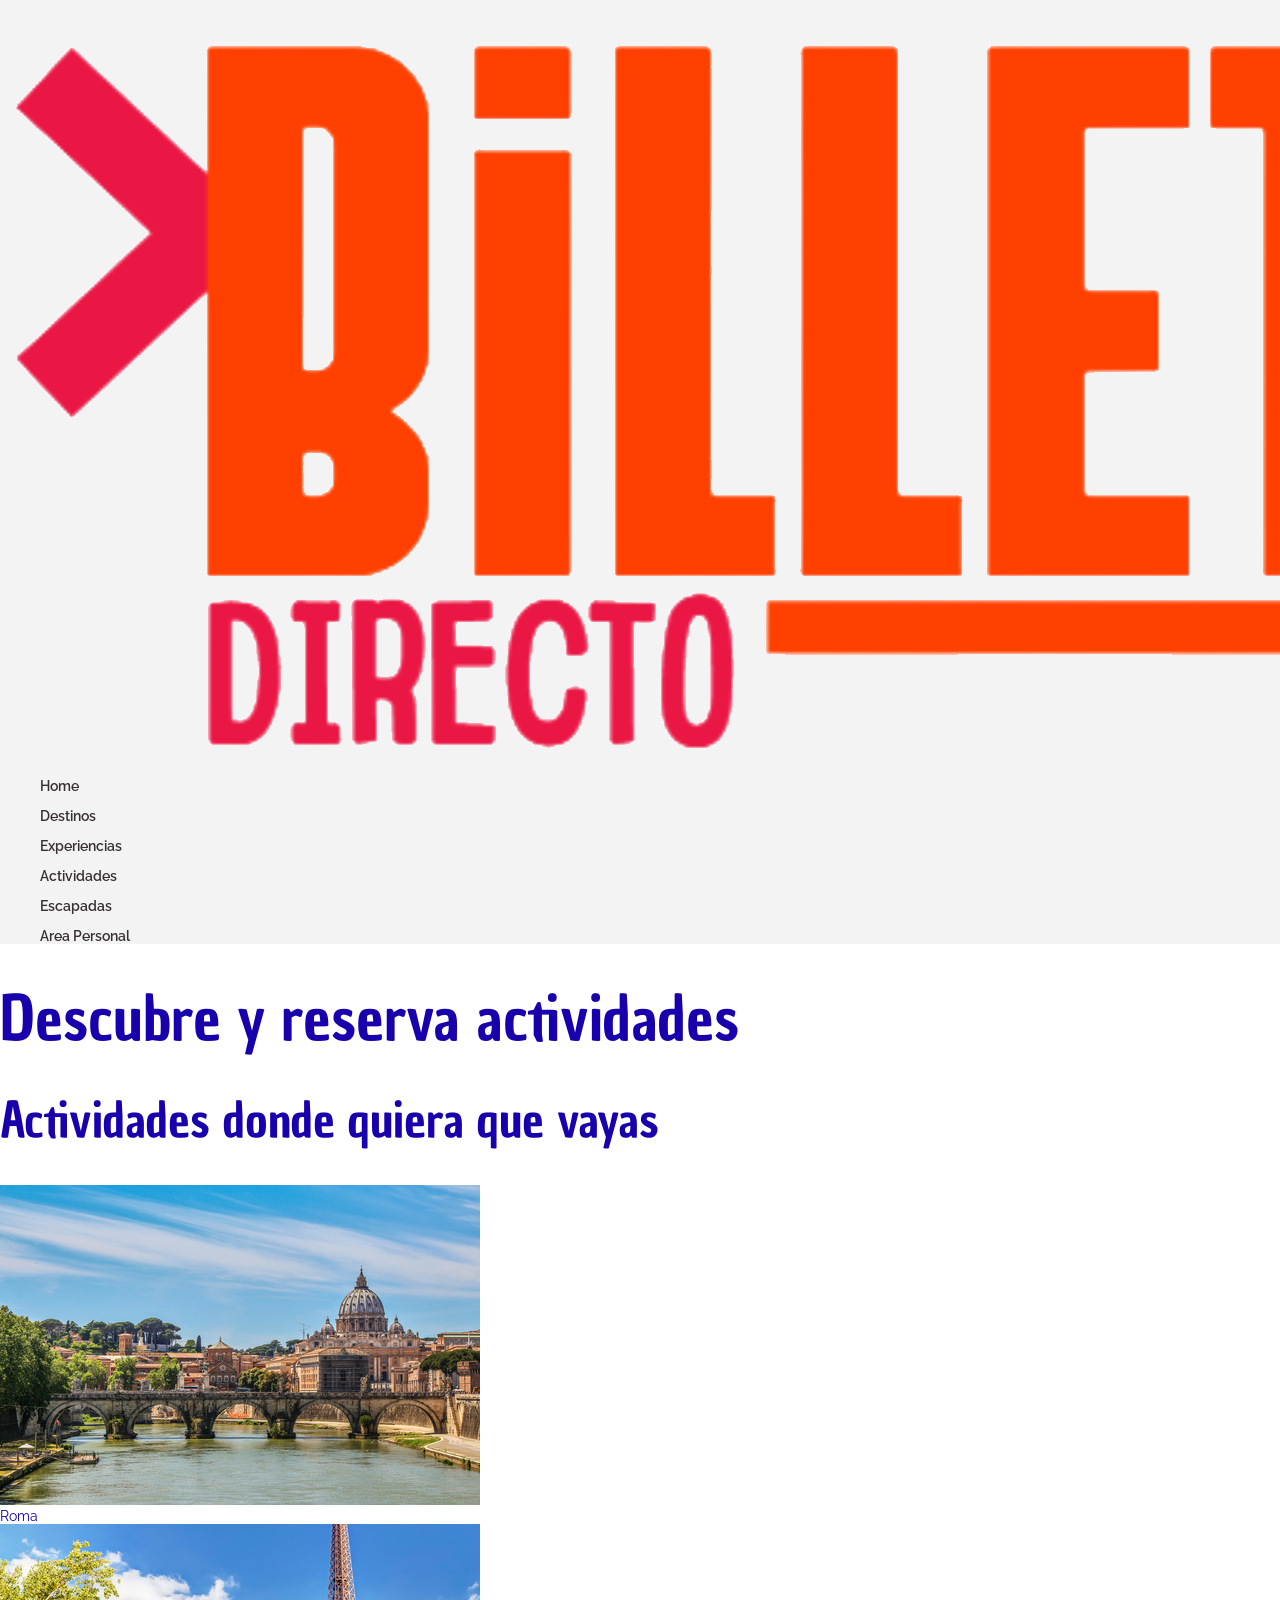
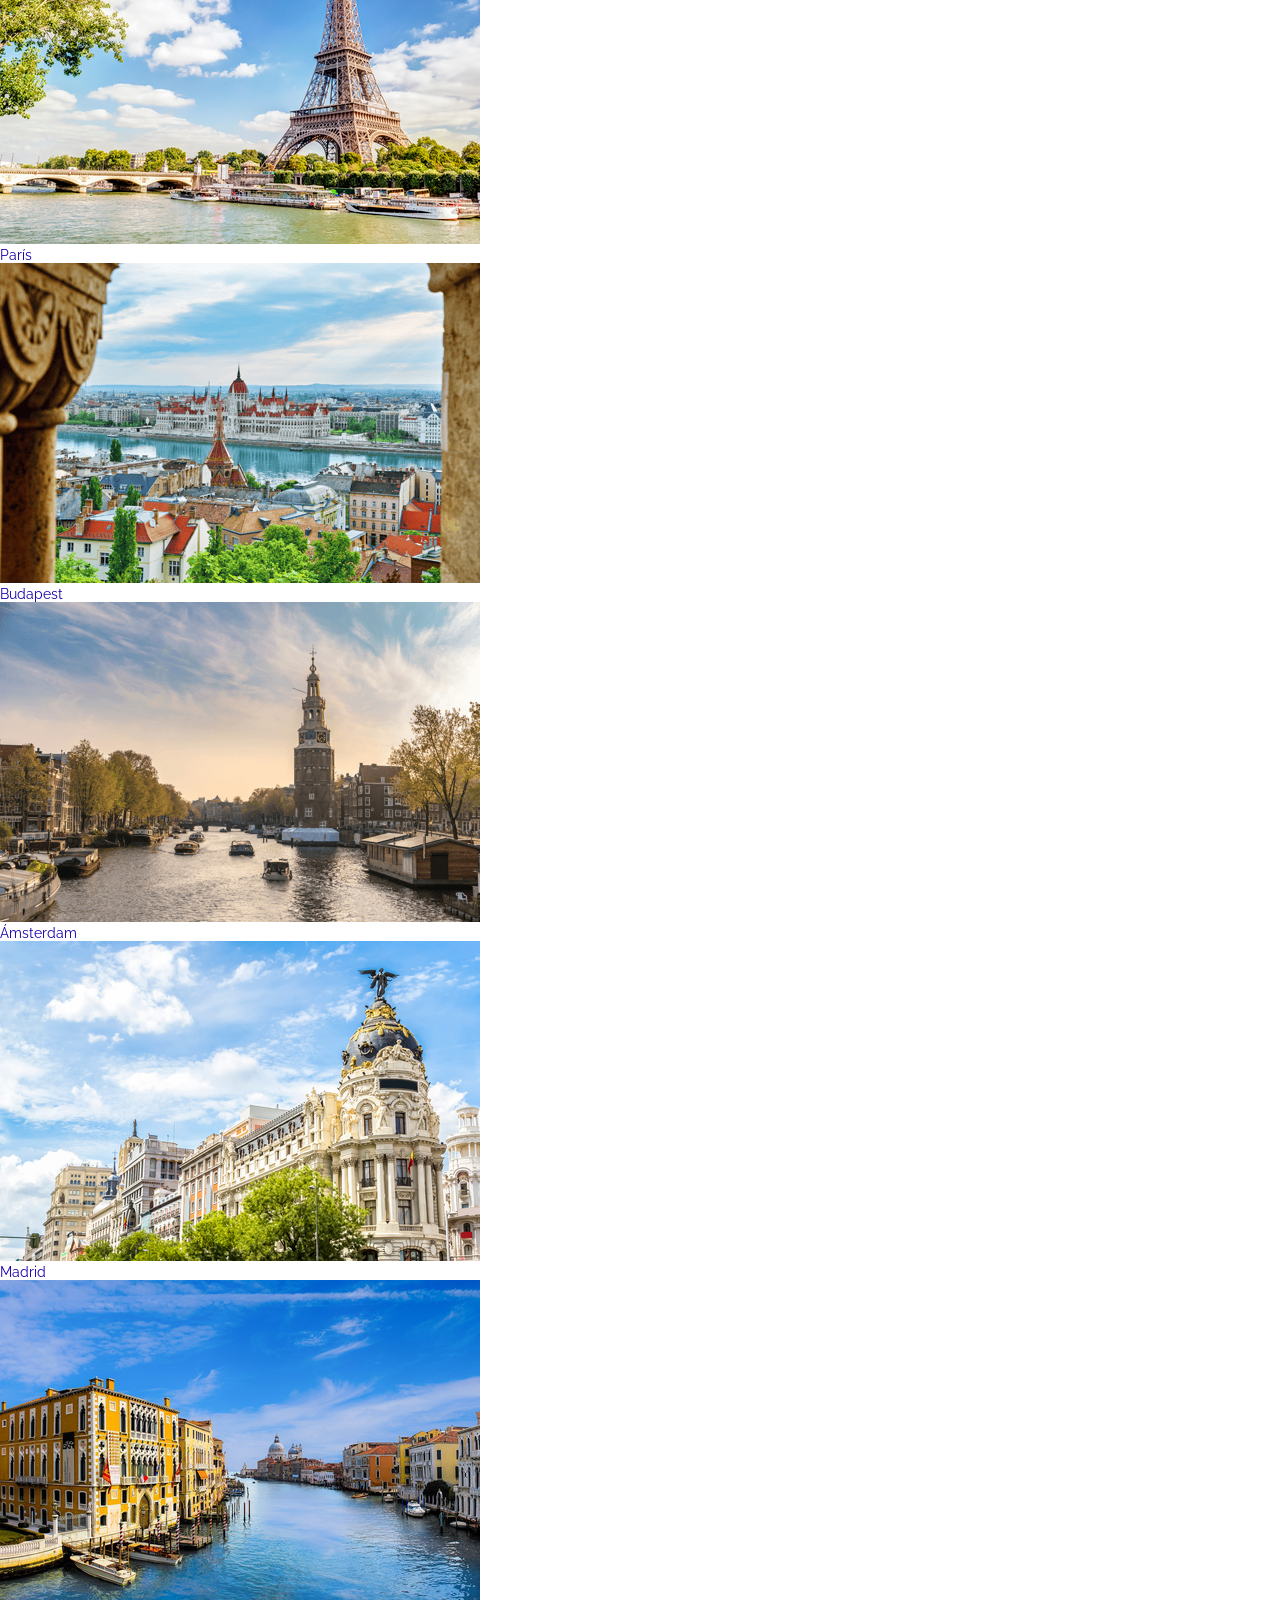
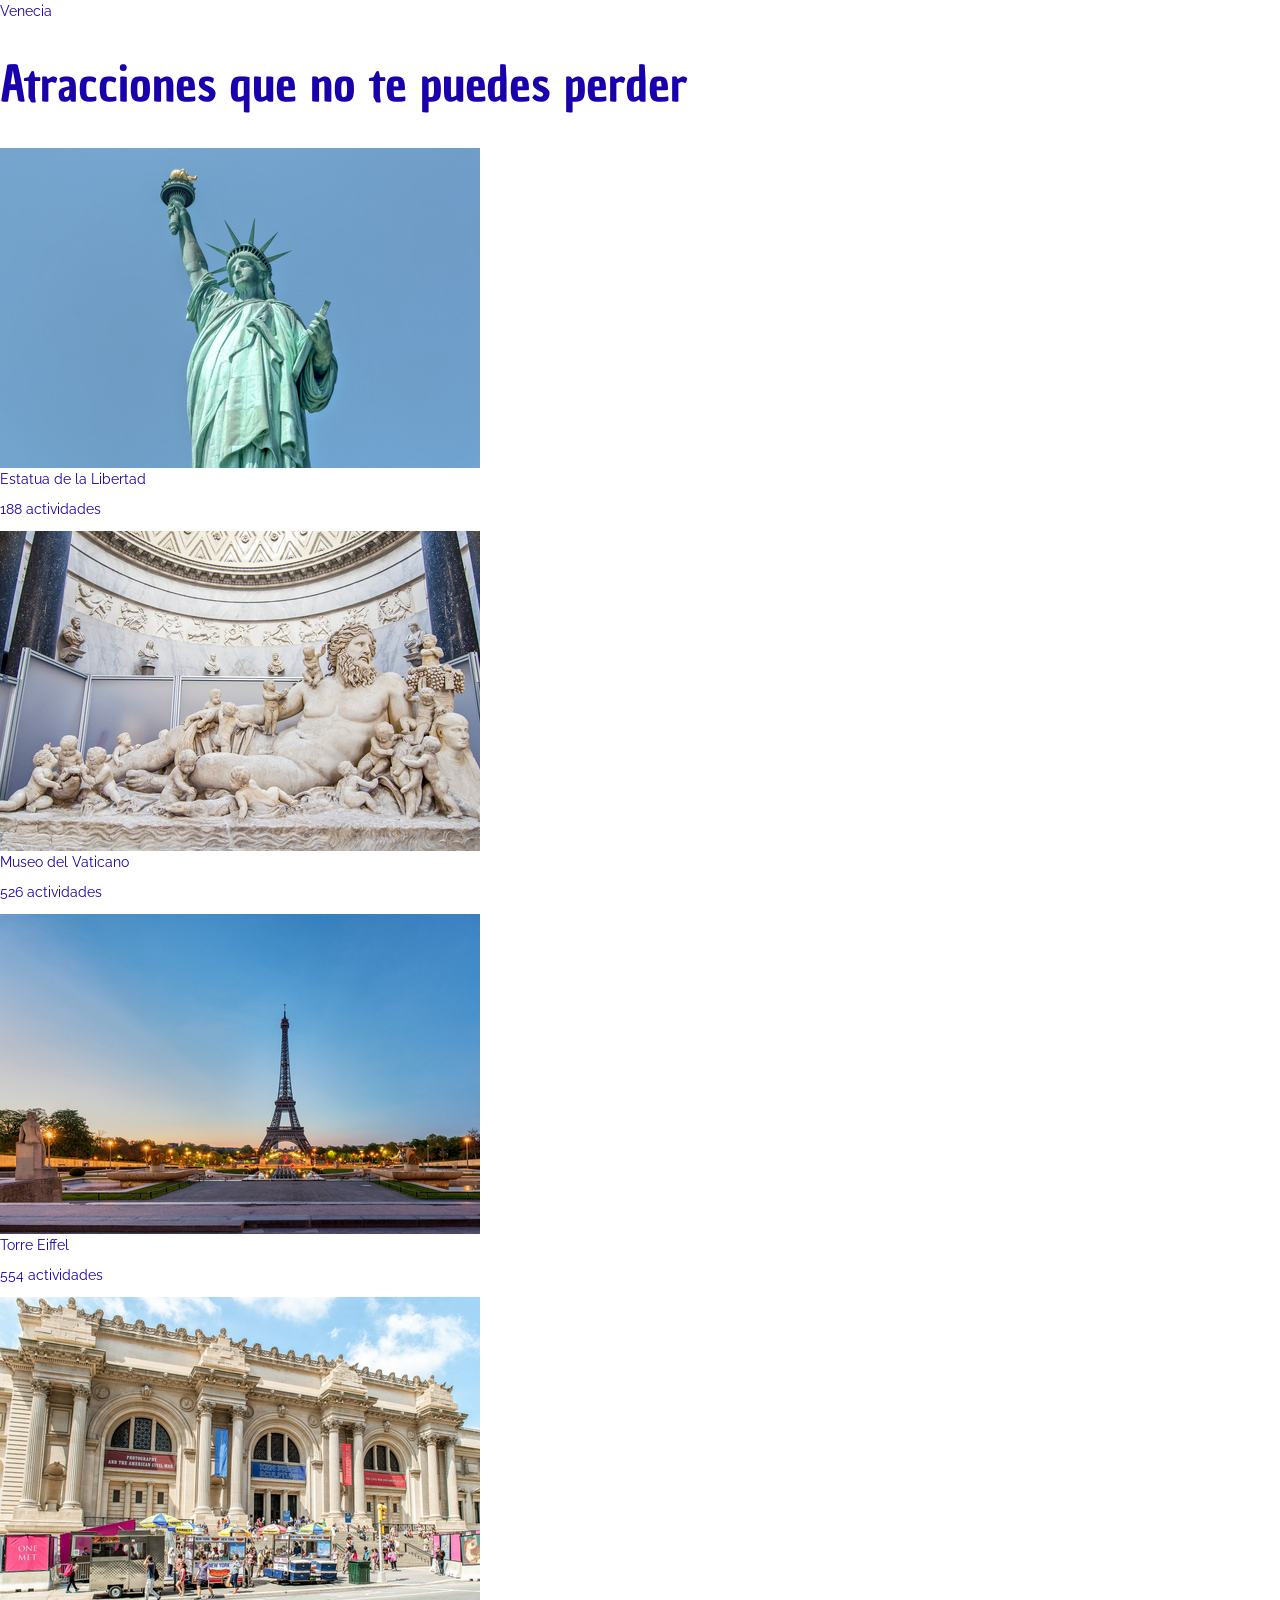
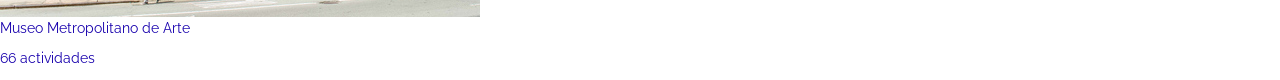
<file: activities.html>
<!DOCTYPE html>
<html lang="en">

<head>
    <meta charset="UTF-8">
    <meta name="viewport" content="width=device-width, initial-scale=1.0">
    <title>Actividades</title>
    <link rel="stylesheet" href="/styles.css">
    <link
        href="https://fonts.googleapis.com/css2?family=Chau+Philomene+One:ital@0;1&family=Raleway:ital,wght@0,100..900;1,100..900&display=swap"
        rel="stylesheet">
</head>

<body>

    <header>
        <img class="header__logo" src="/Images/logo_billeteDirecto.png" alt="">

        <nav>
            <ul><a class="nav__text" href="">Home</a></ul>
            <ul><a class="nav__text" href="">Destinos</a></ul>
            <ul><a class="nav__text" href="">Experiencias</a></ul>
            <ul><a class="nav__text" href="">Actividades</a></ul>
            <ul><a class="nav__text" href="">Escapadas</a></ul>
            <ul><a class="nav__text nav__text-button" href="">Area Personal</a></ul>
        </nav>

    </header>

    <section class="a-hero">
        <h1 class="a-hero_title">Descubre y reserva actividades</h1>
    </section>

    <section class="a-destinations">

        <div class="a-destinations__banners">

            <h2 class="a-destinations__title">Actividades donde quiera que vayas</h2>

            <div class="a-carrousel">

                <div class="a-carrousel__card">

                    <div class="a-carrousel__img-container">
                        <img class="a-carrousel__img" src="/Images/Roma.jpg" alt="imagen de Roma">
                    </div>

                    <span class="a-carrousel__text">Roma</span>

                </div>

                <div class="a-carrousel__card">
                    
                    <div class="a-carrousel__img-container">
                        <img class="a-carrousel__img" src="/Images/Paris.jpg" alt="imagen de Paris">

                    </div>

                    <span class="a-carrousel__text">París</span>

                </div>

                <div class="a-carrousel__card">

                    <div class="a-carrousel__img-container">
                        <img class="a-carrousel__img" src="/Images/Budapest.png" alt="imagen de Budapest">

                    </div>

                    <span class="a-carrousel__text">Budapest</span>

                </div>

                <div class="a-carrousel__card">

                    <div class="a-carrousel__img-container">
                        <img class="a-carrousel__img" src="/Images/Amsterdam.png" alt="imagen de Amsterdam">

                    </div>

                    <span class="a-carrousel__text">Ámsterdam</span>

                </div>

                <div class="a-carrousel__card">

                    <div class="a-carrousel__img-container">
                        <img class="a-carrousel__img" src="/Images/Madrid.jpg" alt="imagen de Madrid">

                    </div>
                    <span class="a-carrousel__text">Madrid</span>

                </div>

                <div class="a-carrousel__card">

                    <div class="a-carrousel__img-container">
                        <img class="a-carrousel__img" src="/Images/Venecia.jpg" alt="imagen de Venecia">

                    </div>

                    <span class="a-carrousel__text">Venecia</span>

                </div>
            </div>
        </div>

        <div class="a-destinations__banners">

            <h2 class="a-destinations__title">Atracciones que no te puedes perder</h2>

            <div class="a-carrousel">

                <div class="a-carrousel__card">

                    <div class="a-carrousel__img-container">
                        <img class="a-carrousel__img" src="/Images/estatua de la libertad.jpg" alt="imagen de la Estatua de la Libertad">
                    </div>

                    <span class="a-carrousel__text">Estatua de la Libertad</span>
                    <p class="a-carrousel__text-small">188 actividades</p>

                </div>

                <div class="a-carrousel__card">
                    
                    <div class="a-carrousel__img-container">
                        <img class="a-carrousel__img" src="/Images/Museo vaticano.jpg" alt="imagen del museo del vaticano">

                    </div>

                    <span class="a-carrousel__text">Museo del Vaticano</span>
                    <p class="a-carrousel__text-small">526 actividades</p>

                </div>

                <div class="a-carrousel__card">

                    <div class="a-carrousel__img-container">
                        <img class="a-carrousel__img" src="/Images/Torre Eiffel.jpg" alt="imagen de la Torre Eiffel">

                    </div>

                    <span class="a-carrousel__text">Torre Eiffel</span>
                    <p class="a-carrousel__text-small">554 actividades</p>

                </div>

                <div class="a-carrousel__card">

                    <div class="a-carrousel__img-container">
                        <img class="a-carrousel__img" src="/Images/Museo metropolitano.jpg" alt="imagen del museo metropolitano de arte">

                    </div>

                    <span class="a-carrousel__text">Museo Metropolitano de Arte</span>
                    <p class="a-carrousel__text-small">66 actividades</p>

                </div>
            </div>
        </div>


    </section>

</body>

</html>
</file>
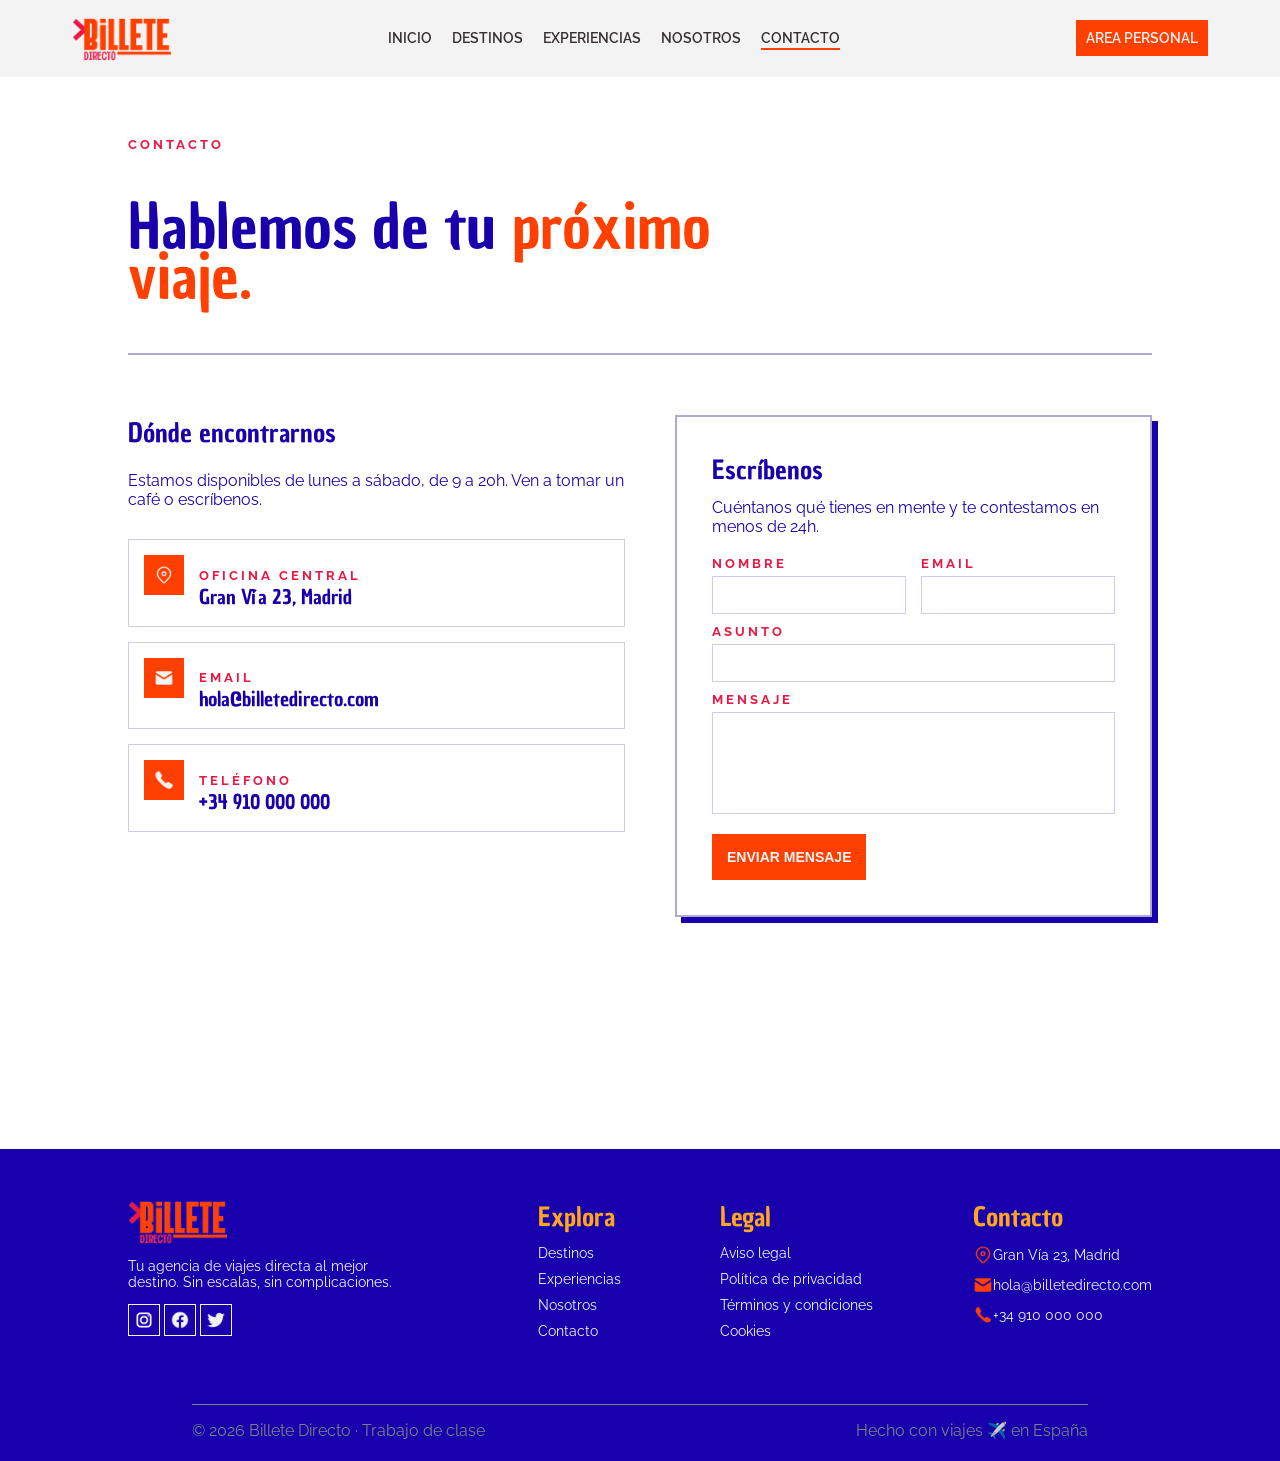
<file: contacto.html>
<!DOCTYPE html>
<html lang="en">

<head>
    <meta charset="UTF-8">
    <meta name="viewport" content="width=device-width, initial-scale=1.0">
    <title>Contacto</title>
    <link rel="stylesheet" href="styles.css">
    <link rel="stylesheet" href="stylesQuery.css">
</head>

<body>
    <header>
        <div class="header__contain">
            <img class="logo" src="/Images/logo_billeteDirecto.png" alt="">

            <div class="menu__hamburguesa" id="menu__icon">
                <img class="menu__hamburguesaImg" src="/Images/icons/menu-alt.svg" alt="Abrir menú">
            </div>

            <nav class="header__nav">
                <ul class="nav__container">
                    <li><a class="nav__text" href="index.html">INICIO</a></li>
                    <li><a class="nav__text" href="destinos.html">DESTINOS</a></li>
                    <li><a class="nav__text" href="experiencias.html">EXPERIENCIAS</a></li>
                    <li><a class="nav__text" href="nosotros.html">NOSOTROS</a></li>
                    <li><a class="nav__text" href="contacto.html">CONTACTO</a></li>
                    <li class="only-mobile">
                        <a class="button button--orange" href="registro.html">AREA PERSONAL</a>
                    </li>
                </ul>
            </nav>

            <a class="button button--orange button--movement button__mobile" href="registro.html">AREA PERSONAL</a>

        </div>

    </header>
    <section class="c-title hidden">
        <p class="tag">Contacto</p>
        <h1 class="title">Hablemos de tu <span class="txt--orange"> próximo <br> viaje. </span></h1>
    </section>
    <section class="c-content hidden">
        <div class="c-content__info">
            <h3 class="heading">Dónde encontrarnos</h3>
            <p class="text__m">Estamos disponibles de lunes a sábado, de 9 a 20h. Ven a tomar un café o escríbenos.</p>
            <ul class="c-content__list">
                <li class="c-content__item">
                    <img class="c-content__icon" src="Images/icons/ubication-white.png" alt="Icono de ubicación">
                    <div class="c-content__details">
                        <p class="tag">Oficina central</p>
                        <h3 class="heading heading--small">Gran Vía 23, Madrid</h3>
                    </div>
                </li>
                <li class="c-content__item">
                    <img class="c-content__icon" src="Images/icons/mail-white.png" alt="Icono de un sobre">
                    <div class="c-content__details">
                        <p class="tag">Email</p>
                        <h3 class="heading heading--small">hola@billetedirecto.com</h3>
                    </div>
                </li>
                <li class="c-content__item">
                    <img class="c-content__icon" src="Images/icons/phone-white.png" alt="Icono de un teléfono">
                    <div class="c-content__details">
                        <p class="tag">Teléfono</p>
                        <h3 class="heading heading--small">+34 910 000 000</h3>
                    </div>
                </li>
            </ul>
            <div class="c-content__map">
                <iframe title="Mapa Billete Directo" src="https://www.openstreetmap.org/export/embed.html?bbox=-3.7104%2C40.4176%2C-3.6972%2C40.4246&layer=mapnik&marker=40.4211%2C-3.7038" loading="lazy"></iframe>
            </div>
        </div>
        <form class="c-content__form" action="https://formsubmit.co/primerodedamxtart@gmail.com" method="POST">
            <h3 class="subtitle">Escríbenos</h3>
            <p class="text__m">Cuéntanos qué tienes en mente y te contestamos en menos de 24h.</p>
            <div class="c-content__row">
                <label class="c-content__field">
                    <span class="tag">Nombre</span>
                    <input class="c-content__input" type="text" name="name" required>
                </label>
                <label class="c-content__field">
                    <span class="tag">Email</span>
                    <input type="email" class="c-content__input" name="email" required>
                </label>
            </div>
            <label class="c-content__field">
                <span class="tag">Asunto</span>
                <input class="c-content__input" required>
            </label>
            <label class="c-content__field">
                <span class="tag">Mensaje</span>
                <textarea rows="5" class="c-content__textarea" required></textarea>
            </label>
            <button type="submit" class="button button--orange">Enviar mensaje</button>
        </form>
    </section>
    <footer class="footer hidden">
        <div class="footer__top">
            <div class="footer__column">
                <img class="logo" src="/Images/logo_billeteDirecto.png" alt="Logotipo de Billete Directo">
                <p class="text--white">Tu agencia de viajes directa al mejor <br> destino. Sin escalas, sin
                    complicaciones.</p>
                <div class="footer__icons">
                    <img class="footer__icon footer__icon--media" src="Images/icons/instagram.png" alt="Logo Instagram">
                    <img class="footer__icon footer__icon--media" src="Images/icons/facebook.png" alt="Logo Facebook">
                    <img class="footer__icon footer__icon--media" src="Images/icons/twitter.png" alt="Logo Twitter">
                </div>
            </div>
            <div class="footer__info">
                <div class="footer__column">
                    <h3 class="heading heading--footer">Explora</h3>
                    <a href="" class="footer__link">Destinos</a>
                    <a href="" class="footer__link">Experiencias</a>
                    <a href="" class="footer__link">Nosotros</a>
                    <a href="" class="footer__link">Contacto</a>
                </div>
                <div class="footer__column">
                    <h3 class="heading heading--footer">Legal</h3>
                    <a href="" class="text__footer">Aviso legal</a>
                    <a href="" class="text__footer">Política de privacidad</a>
                    <a href="" class="text__footer">Términos y condiciones</a>
                    <a href="" class="text__footer">Cookies</a>
                </div>
                <div class="footer__column">
                    <h3 class="heading heading--footer">Contacto</h3>
                    <p class="text__footer">
                        <img class="footer__icon" src="/Images/icons/ubication.png" alt="Icono de ubicacion">
                        Gran Vía 23, Madrid
                    </p>
                    <p class="text__footer">
                        <img class="footer__icon" src="/Images/icons/mail.png" alt="Icono de correo electrónico">
                        hola@billetedirecto.com
                    </p>
                    <p class="text__footer">
                        <img class="footer__icon" src="/Images/icons/phone.png" alt="Icono de un teléfono">
                        +34 910 000 000
                    </p>
                </div>
            </div>
        </div>
        <div class="footer__bottom">
            <p class="text__m text__m--grey">© 2026 Billete Directo · Trabajo de clase</p>
            <p class="text__m text__m--grey">Hecho con viajes ✈️ en España</p>
        </div>
    </footer>
    <script src="script.js"></script>
</body>
</html>
</file>
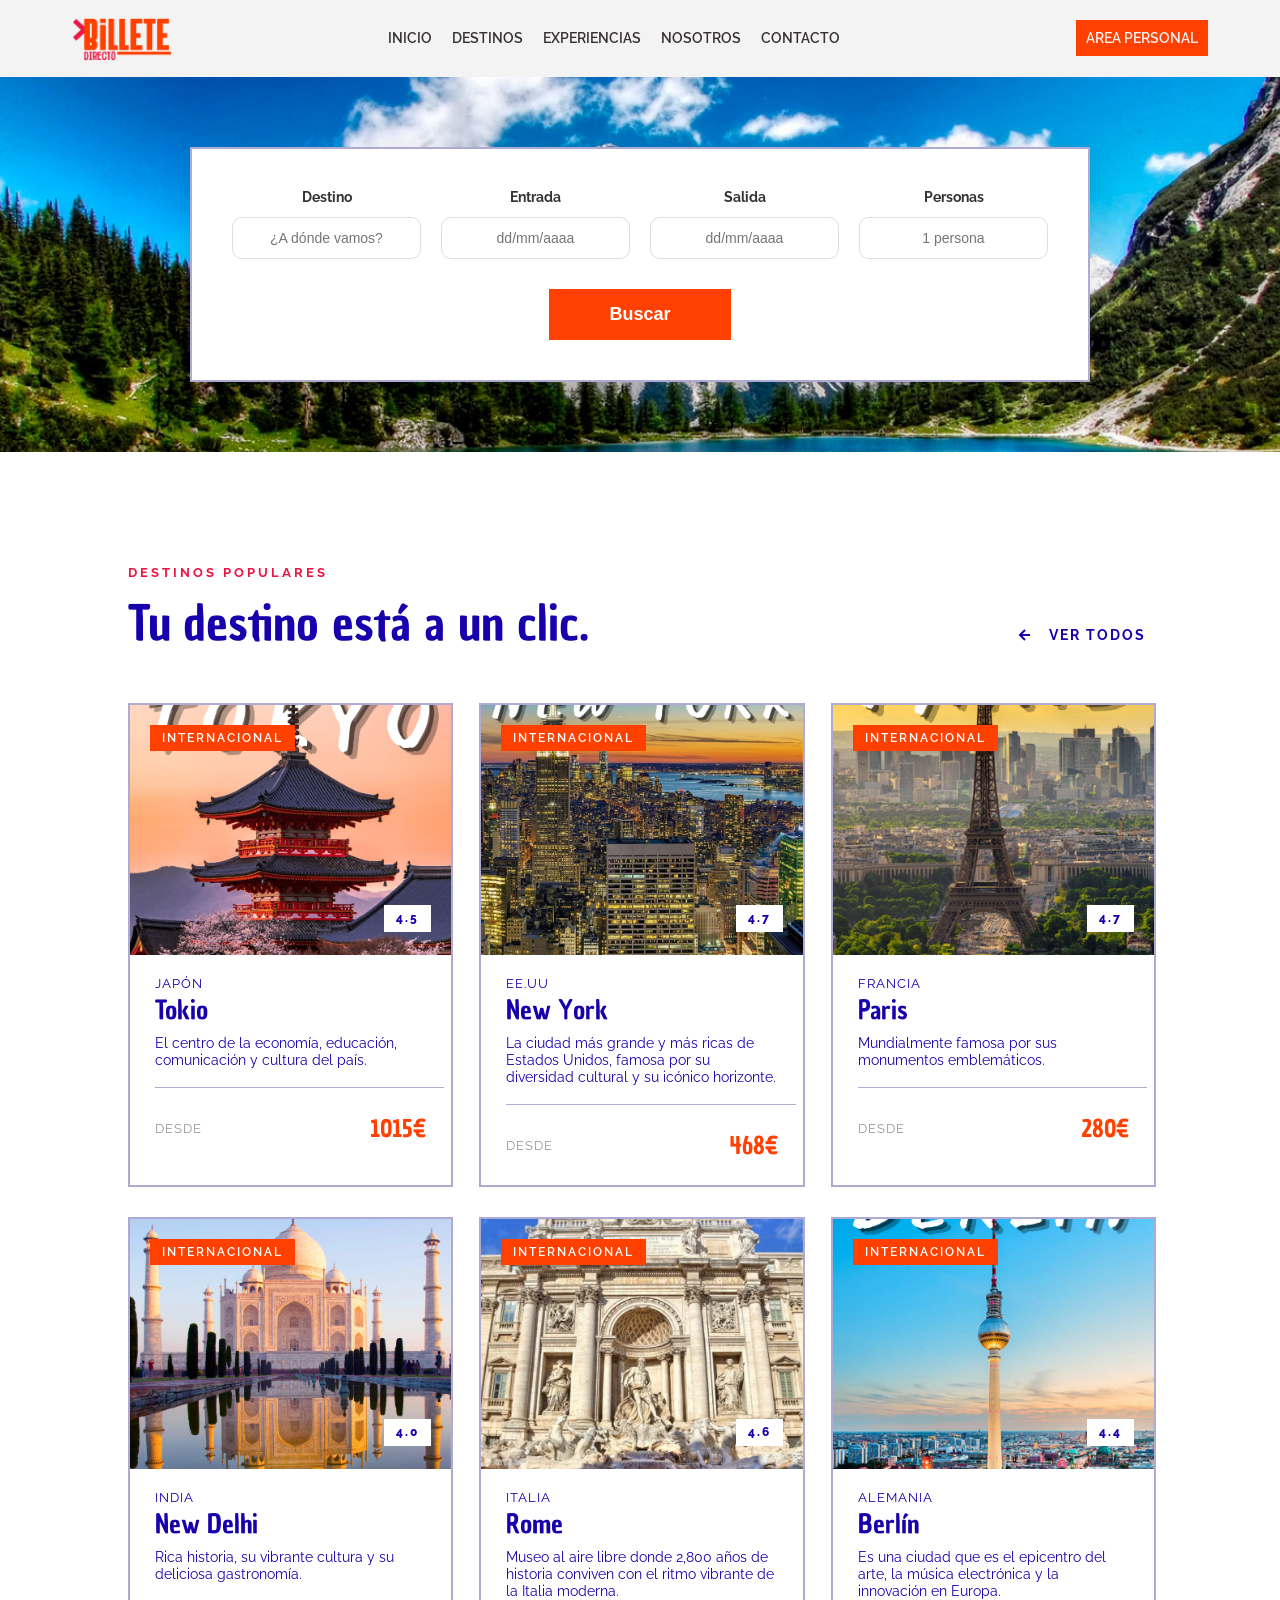
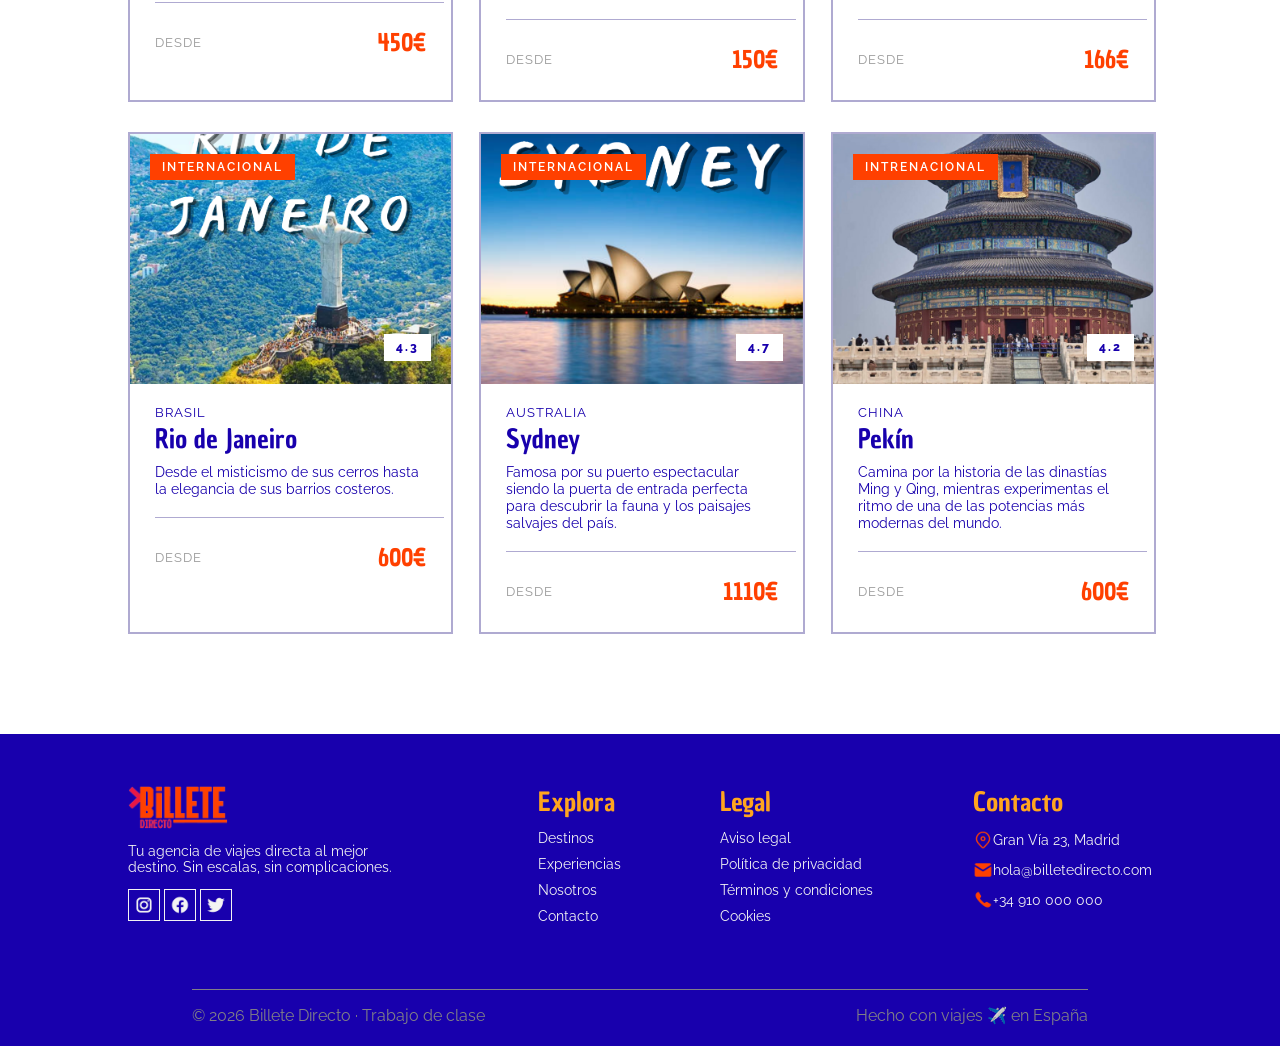
<file: destinos.html>
<!DOCTYPE html>
<html lang="es">
<head>
    <meta charset="UTF-8">
    <meta name="viewport" content="width=device-width, initial-scale=1.0">
    <title>Billete Directo - Destinos</title>
    <link rel="stylesheet" href="styles.css">
    <link rel="stylesheet" href="stylesQuery.css">

</head>
<body>

    <header>
        <div class="header__contain">
            <img class="logo" src="Images/logo_billeteDirecto.png" alt="Logo">

            <div class="menu__hamburguesa" id="menu__icon">
                <img class="menu__hamburguesaImg" src="Images/icons/menu-alt.svg" alt="Abrir menú">
            </div>

            <nav class="header__nav">
                <ul class="nav__container">
                    <li><a class="nav__text" href="index_l.html">INICIO</a></li>
                    <li><a class="nav__text" href="destinos.html">DESTINOS</a></li>
                    <li><a class="nav__text" href="experiencias.html">EXPERIENCIAS</a></li>
                    <li><a class="nav__text" href="nosotros.html">NOSOTROS</a></li>
                    <li><a class="nav__text" href="contacto.html">CONTACTO</a></li>
                    <li class="only-mobile">
                        <a class="button button--orange" href="">AREA PERSONAL</a>
                    </li>
                </ul>
            </nav>

            <a class="button button--orange button--movement button__mobile" href="">AREA PERSONAL</a>

        </div>

    </header>

    <section class="main__form">
        
        <div class="form">

            <div class="form__content">

                <div class="destination__grid">
                    <div class="destination__input">
                        <label>Destino</label>
                        <div class="destination__input-wrap">
                            <input type="text" placeholder="¿A dónde vamos?">
                        </div>
                    </div>
                    <div class="destination__input">
                        <label>Entrada</label>
                        <div class="destination__input-wrap">
                            <input type="text" placeholder="dd/mm/aaaa">
                        </div>
                    </div>
                    <div class="destination__input">
                        <label>Salida</label>
                        <div class="destination__input-wrap">
                            <input type="text" placeholder="dd/mm/aaaa">
                        </div>
                    </div>
                    <div class="destination__input">
                        <label>Personas</label>
                        <div class="destination__input-wrap">
                            <input type="text" placeholder="1 persona">
                        </div>
                    </div>
                </div>

                <div class="form__action">
                    <button class="button__search">Buscar</button>
                </div>
            </div>

        </div>

    </section>


    <section class="destinations">

        <div class="destinations__container">

            <p class="tag">DESTINOS POPULARES</p>

            <div class="destinations__top">

                <h2 class="subtitle">Tu destino está a un clic.</h2>

                <button class="destinations__button"><svg class="destinations__arrow">
                        <path d="m10 17-5-5 5-5"></path>
                        <path d="M15 12H5"></path>
                    </svg>VER TODOS</button>

            </div>
        

        <div class="destinations__cards">

    <!------INTERNACIONALES------->

                <div class="card">

                    <img class="card__img" src="Images/1.png" alt="Tokio">
                    <div class="card__tag">INTERNACIONAL</div>
                    <div class="card__tag card__tag--rating">4.5</div>
                    <div class="card__texts">
                        <p class="card__text">JAPÓN</p>
                        <h3>Tokio</h3>
                        <p class="card__text2">El centro de la economía, educación, comunicación y cultura del país.</p>

                    </div>
                    <hr class="card__divider">
                    <div class="card__price">
                        <p class="card__text card__text--price">DESDE</p>
                        <p class="card__priceText">1015€</p>
                    </div>

                </div>

                <div class="card">

                    <img class="card__img" src="Images/2.png" alt="New york">
                    <div class="card__tag">INTERNACIONAL</div>
                    <div class="card__tag card__tag--rating">4.7</div>
                    <div class="card__texts">
                        <p class="card__text">EE.UU</p>
                        <h3>New York</h3>
                        <p class="card__text2">La ciudad más grande y más ricas de Estados Unidos, famosa por su diversidad cultural y su icónico horizonte.</p>

                    </div>
                    <hr class="card__divider">
                    <div class="card__price">
                        <p class="card__text card__text--price">DESDE</p>
                        <p class="card__priceText">468€</p>
                    </div>

                </div>

                <div class="card">

                    <img class="card__img" src="Images/3.png" alt="Paris">
                    <div class="card__tag">INTERNACIONAL</div>
                    <div class="card__tag card__tag--rating">4.7</div>
                    <div class="card__texts">
                        <p class="card__text">FRANCIA</p>
                        <h3>Paris</h3>
                        <p class="card__text2">Mundialmente famosa por sus monumentos emblemáticos.</p>

                    </div>
                    <hr class="card__divider">
                    <div class="card__price">
                        <p class="card__text card__text--price">DESDE</p>
                        <p class="card__priceText">280€</p>
                    </div>

                </div>

                <div class="card">

                    <img class="card__img" src="Images/4.png" alt="New Delhi">
                    <div class="card__tag">INTERNACIONAL</div>
                    <div class="card__tag card__tag--rating">4.0</div>
                    <div class="card__texts">
                        <p class="card__text">INDIA</p>
                        <h3>New Delhi</h3>
                        <p class="card__text2">Rica historia, su vibrante cultura y su deliciosa gastronomía.</p>

                    </div>
                    <hr class="card__divider">
                    <div class="card__price">
                        <p class="card__text card__text--price">DESDE</p>
                        <p class="card__priceText">450€</p>
                    </div>

                </div>

                <div class="card">

                    <img class="card__img" src="Images/5.png" alt="Rome">
                    <div class="card__tag">INTERNACIONAL</div>
                    <div class="card__tag card__tag--rating">4.6</div>
                    <div class="card__texts">
                        <p class="card__text">ITALIA</p>
                        <h3>Rome</h3>
                        <p class="card__text2">Museo al aire libre donde 2,800 años de historia conviven con el ritmo vibrante de la Italia moderna.</p>

                    </div>
                    <hr class="card__divider">
                    <div class="card__price">
                        <p class="card__text card__text--price">DESDE</p>
                        <p class="card__priceText">150€</p>
                    </div>

                </div>

                <div class="card">

                    <img class="card__img" src="Images/6.png" alt="Berlin">
                    <div class="card__tag">INTERNACIONAL</div>
                    <div class="card__tag card__tag--rating">4.4</div>
                    <div class="card__texts">
                        <p class="card__text">ALEMANIA</p>
                        <h3>Berlín</h3>
                        <p class="card__text2">Es una ciudad que es el epicentro del arte, la música electrónica y la innovación en Europa.</p>

                    </div>
                    <hr class="card__divider">
                    <div class="card__price">
                        <p class="card__text card__text--price">DESDE</p>
                        <p class="card__priceText">166€</p>
                    </div>

                </div>

                <div class="card">

                    <img class="card__img" src="Images/7.png" alt="Rio de Janeiro">
                    <div class="card__tag">INTERNACIONAL</div>
                    <div class="card__tag card__tag--rating">4.3</div>
                    <div class="card__texts">
                        <p class="card__text">BRASIL</p>
                        <h3>Rio de Janeiro</h3>
                        <p class="card__text2">Desde el misticismo de sus cerros hasta la elegancia de sus barrios costeros.</p>

                    </div>
                    <hr class="card__divider">
                    <div class="card__price">
                        <p class="card__text card__text--price">DESDE</p>
                        <p class="card__priceText">600€</p>
                    </div>

                </div>

                <div class="card">

                    <img class="card__img" src="Images/9.png" alt="Sydney">
                    <div class="card__tag">INTERNACIONAL</div>
                    <div class="card__tag card__tag--rating">4.7</div>
                    <div class="card__texts">
                        <p class="card__text">AUSTRALIA</p>
                        <h3>Sydney</h3>
                        <p class="card__text2">Famosa por su puerto espectacular siendo la puerta de entrada perfecta para descubrir la fauna y los paisajes salvajes del país.</p>

                    </div>
                    <hr class="card__divider">
                    <div class="card__price">
                        <p class="card__text card__text--price">DESDE</p>
                        <p class="card__priceText">1110€</p>
                    </div>

                </div>

                <div class="card">

                    <img class="card__img" src="Images/10.png" alt="Beijing">
                    <div class="card__tag">INTRENACIONAL</div>
                    <div class="card__tag card__tag--rating">4.2</div>
                    <div class="card__texts">
                        <p class="card__text">CHINA</p>
                        <h3>Pekín</h3>
                        <p class="card__text2">Camina por la historia de las dinastías Ming y Qing, mientras experimentas el ritmo de una de las potencias más modernas del mundo.</p>

                    </div>
                    <hr class="card__divider">
                    <div class="card__price">
                        <p class="card__text card__text--price">DESDE</p>
                        <p class="card__priceText">600€</p>
                    </div>

                </div>

        </div>

    </section>

    <footer class="footer">
        <div class="footer__top">
            <div class="footer__column">
                <img class="logo" src="Images/logo_billeteDirecto.png" alt="Logotipo de Billete Directo">
                <p class="text--white">Tu agencia de viajes directa al mejor <br> destino. Sin escalas, sin
                    complicaciones.</p>
                <div class="footer__icons">
                    <img class="footer__icon footer__icon--media" src="Images/icons/instagram.png" alt="Logo Instagram">
                    <img class="footer__icon footer__icon--media" src="Images/icons/facebook.png" alt="Logo Facebook">
                    <img class="footer__icon footer__icon--media" src="Images/icons/twitter.png" alt="Logo Twitter">
                </div>
            </div>
            <div class="footer__info">
                <div class="footer__column">
                    <h3 class="heading heading--footer">Explora</h3>
                    <a href="" class="footer__link">Destinos</a>
                    <a href="" class="footer__link">Experiencias</a>
                    <a href="" class="footer__link">Nosotros</a>
                    <a href="" class="footer__link">Contacto</a>
                </div>
                <div class="footer__column">
                    <h3 class="heading heading--footer">Legal</h3>
                    <a href="" class="text__footer">Aviso legal</a>
                    <a href="" class="text__footer">Política de privacidad</a>
                    <a href="" class="text__footer">Términos y condiciones</a>
                    <a href="" class="text__footer">Cookies</a>
                </div>
                <div class="footer__column">
                    <h3 class="heading heading--footer">Contacto</h3>
                    <p class="text__footer">
                        <img class="footer__icon" src="Images/icons/ubication.png" alt="Icono de ubicacion">
                        Gran Vía 23, Madrid
                    </p>
                    <p class="text__footer">
                        <img class="footer__icon" src="Images/icons/mail.png" alt="Icono de correo electrónico">
                        hola@billetedirecto.com
                    </p>
                    <p class="text__footer">
                        <img class="footer__icon" src="Images/icons/phone.png" alt="Icono de un teléfono">
                        +34 910 000 000
                    </p>
                </div>
            </div>
        </div>
        <div class="footer__bottom">
            <p class="text__m text__m--grey">© 2026 Billete Directo · Trabajo de clase</p>
            <p class="text__m text__m--grey">Hecho con viajes ✈️ en España</p>
        </div>
    </footer>
</body>
</html>
</file>
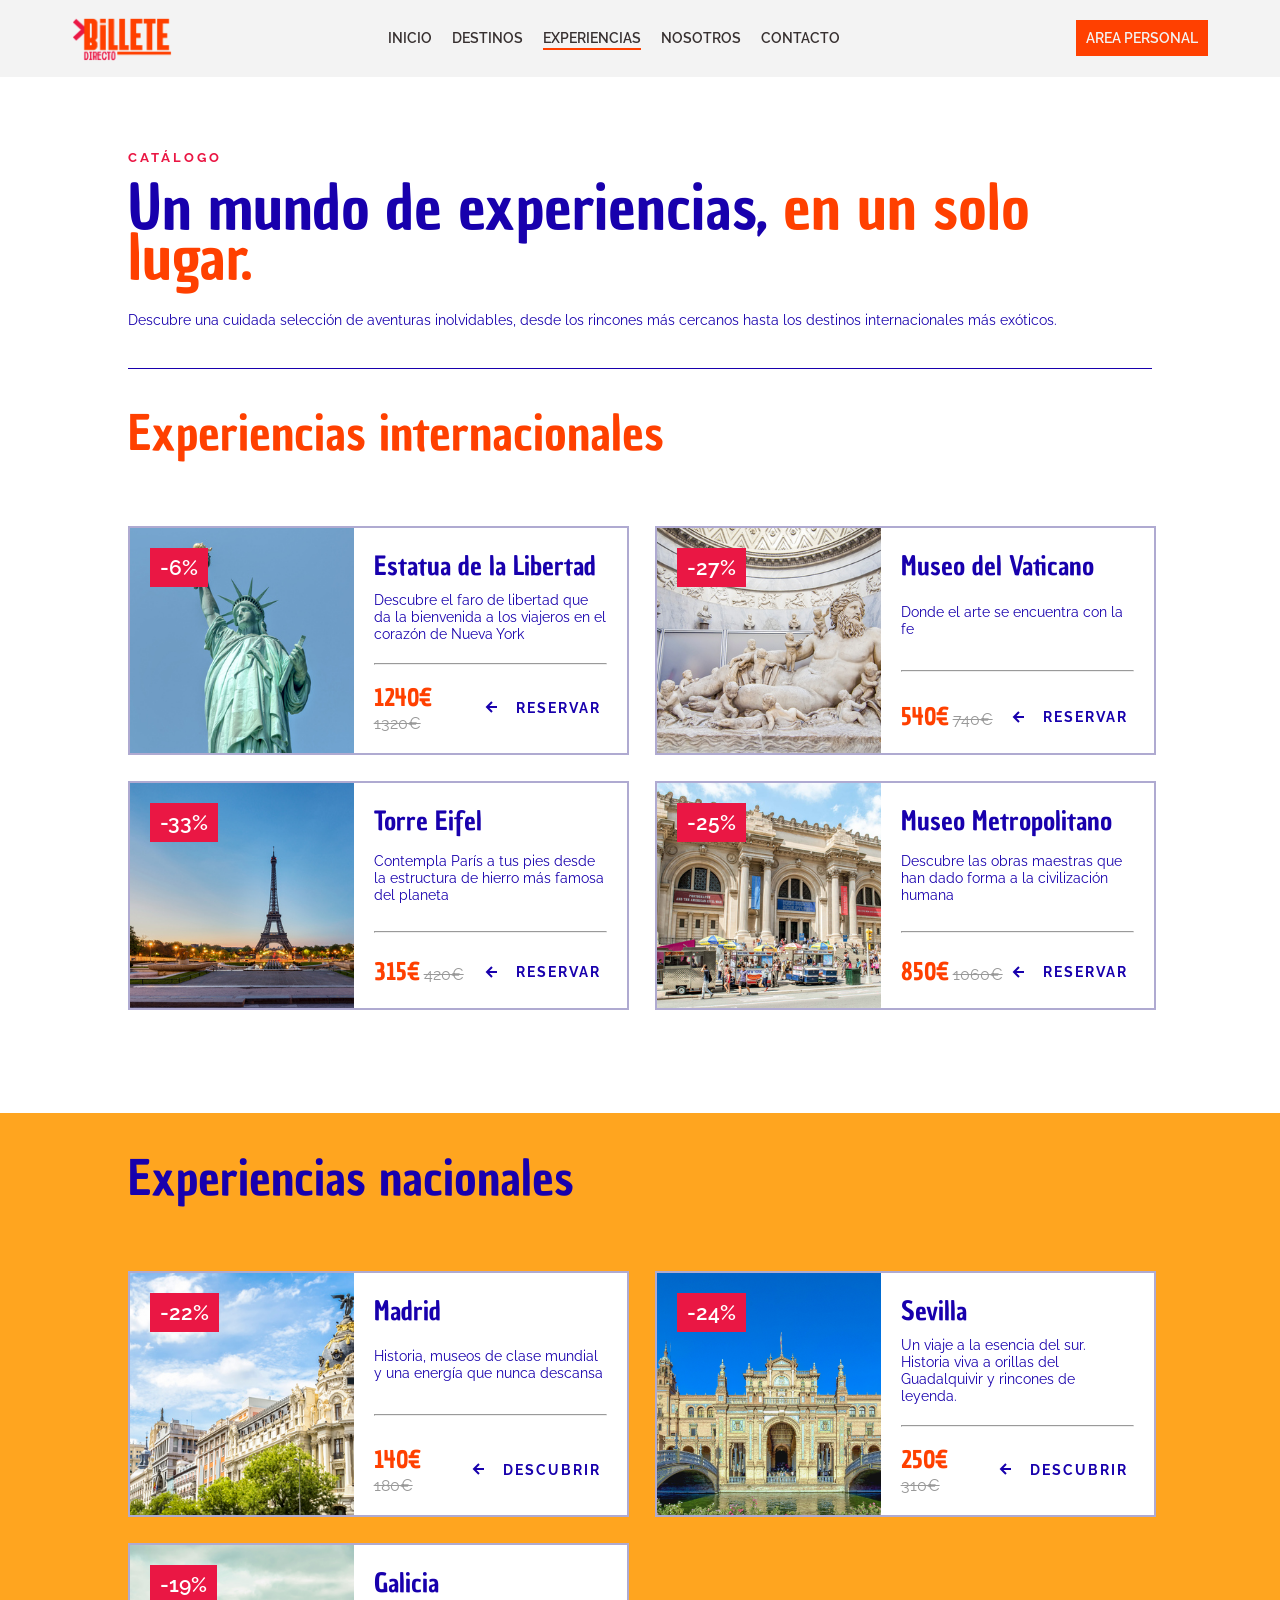
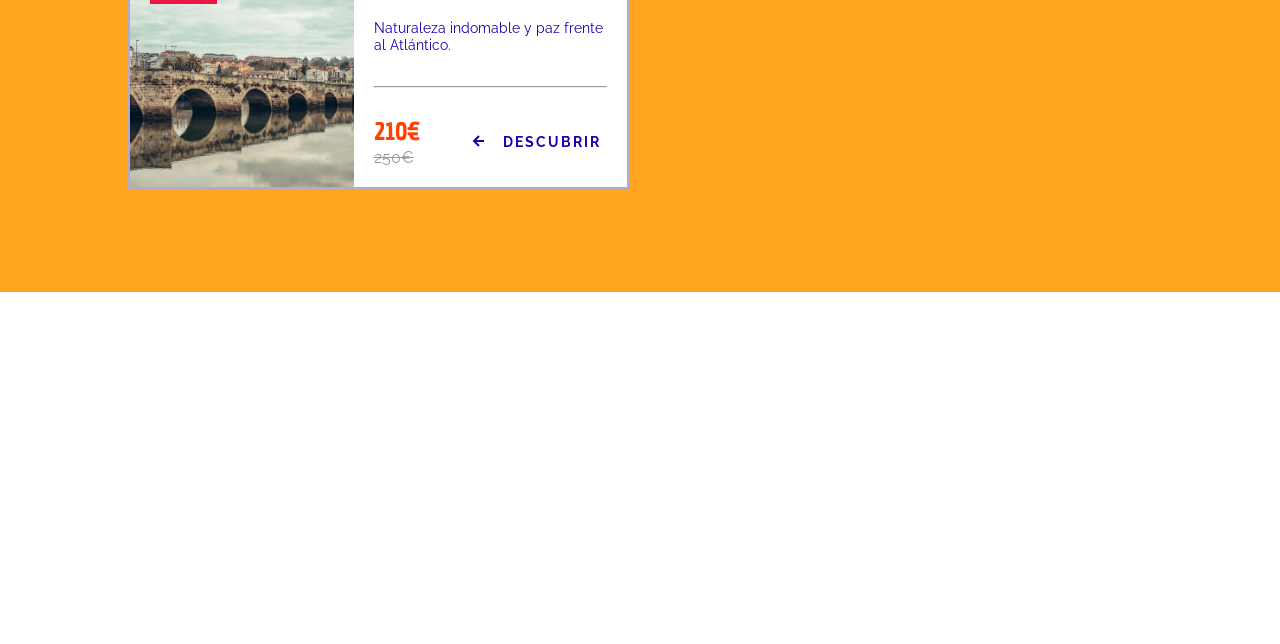
<file: experiencias.html>
<!DOCTYPE html>
<html lang="en">

<head>
    <meta charset="UTF-8">
    <meta name="viewport" content="width=device-width, initial-scale=1.0">
    <title>Experiencias</title>
    <link rel="stylesheet" href="styles.css">
    <link rel="stylesheet" href="stylesQuery.css">
</head>

<body>

    <header>
        <div class="header__contain">
            <img class="logo" src="/Images/logo_billeteDirecto.png" alt="">

            <div class="menu__hamburguesa" id="menu__icon">
                <img class="menu__hamburguesaImg" src="/Images/icons/menu-alt.svg" alt="Abrir menú">
            </div>

            <nav class="header__nav">
                <ul class="nav__container">
                    <li><a class="nav__text" href="index.html">INICIO</a></li>
                    <li><a class="nav__text" href="destinos.html">DESTINOS</a></li>
                    <li><a class="nav__text" href="experiencias.html">EXPERIENCIAS</a></li>
                    <li><a class="nav__text" href="nosotros.html">NOSOTROS</a></li>
                    <li><a class="nav__text" href="contacto.html">CONTACTO</a></li>
                    <li class="only-mobile">
                        <a class="button button--orange" href="registro.html">AREA PERSONAL</a>
                    </li>
                </ul>
            </nav>

            <a class="button button--orange button--movement button__mobile" href="registro.html">AREA PERSONAL</a>

        </div>

    </header>

    <section class="e-hero hidden">

        <div class="e-hero__container">

            <p class="tag">CATÁLOGO</p>

            <h1 class="e-title">Un mundo de experiencias, <span class="txt--orange">en un solo lugar.</span></h1>

            <p class="e-hero__text">Descubre una cuidada selección de aventuras inolvidables, desde los rincones más
                cercanos hasta los
                destinos internacionales más exóticos.</p>

        </div>

    </section>

    <section class="e-experiences hidden">

        <div class="e-experiencres__container">

            <h2 class="txt--orange">Experiencias internacionales</h2>

            <div class="offers__cards">

                <div class="card card__row">

                    <img class="card__img" src="./Images/estatua de la libertad.jpg" alt="">
                    <div class="card__tag card__tag--offers">-6%</div>
                    <div class="card__texts">
                        <h3 class="card__title">Estatua de la Libertad</h3>
                        <p class="card__text2">Descubre el faro de libertad que da la bienvenida a los viajeros en el
                            corazón de Nueva York</p>

                        <hr class="card__divider--short">

                        <div class="card__footer">
                            <div class="card__price-container">
                                <span class="card__priceText">1240€</span>
                                <span class="card__priceCross">1320€</span>
                            </div>
                            <button class="destinations__button"><svg class="destinations__arrow">
                                    <path d="m10 17-5-5 5-5"></path>
                                    <path d="M15 12H5"></path>
                                </svg>RESERVAR</button>
                        </div>
                    </div>

                </div>

                <div class="card card__row">

                    <img class="card__img" src="./Images/Museo vaticano.jpg" alt="">
                    <div class="card__tag card__tag--offers">-27%</div>
                    <div class="card__texts">
                        <h3 class="card__title">Museo del Vaticano</h3>
                        <p class="card__text2">Donde el arte se encuentra con la fe</p>

                        <hr class="card__divider--short">

                        <div class="card__footer">
                            <div class="card__price-container">
                                <span class="card__priceText">540€</span>
                                <span class="card__priceCross">740€</span>
                            </div>
                            <button class="destinations__button"><svg class="destinations__arrow">
                                    <path d="m10 17-5-5 5-5"></path>
                                    <path d="M15 12H5"></path>
                                </svg>RESERVAR</button>
                        </div>
                    </div>

                </div>

                <div class="card card__row">

                    <img class="card__img" src="./Images/Torre Eiffel.jpg" alt="">
                    <div class="card__tag card__tag--offers">-33%</div>
                    <div class="card__texts">
                        <h3 class="card__title">Torre Eifel</h3>
                        <p class="card__text2">Contempla París a tus pies desde la estructura de hierro más famosa del
                            planeta</p>

                        <hr class="card__divider--short">

                        <div class="card__footer">
                            <div class="card__price-container">
                                <span class="card__priceText">315€</span>
                                <span class="card__priceCross">420€</span>
                            </div>
                            <button class="destinations__button"><svg class="destinations__arrow">
                                    <path d="m10 17-5-5 5-5"></path>
                                    <path d="M15 12H5"></path>
                                </svg>RESERVAR</button>
                        </div>
                    </div>

                </div>

                <div class="card card__row">

                    <img class="card__img" src="./Images/Museo metropolitano.jpg" alt="">
                    <div class="card__tag card__tag--offers">-25%</div>
                    <div class="card__texts">
                        <h3 class="card__title">Museo Metropolitano</h3>
                        <p class="card__text2">Descubre las obras maestras que han dado forma a la civilización humana
                        </p>

                        <hr class="card__divider--short">

                        <div class="card__footer">
                            <div class="card__price-container">
                                <span class="card__priceText">850€</span>
                                <span class="card__priceCross">1060€</span>
                            </div>
                            <button class="destinations__button"><svg class="destinations__arrow">
                                    <path d="m10 17-5-5 5-5"></path>
                                    <path d="M15 12H5"></path>
                                </svg>RESERVAR</button>
                        </div>
                    </div>

                </div>

            </div>
        </div>

    </section>

    <section class="e-experiences nacional hidden">

        <div class="e-experiencres__container">

            <h2 class="txt--blue">Experiencias nacionales</h2>

            <div class="offers__cards">

                <div class="card card__row">

                    <img class="card__img" src="./Images/Madrid.jpg" alt="">
                    <div class="card__tag card__tag--offers">-22%</div>
                    <div class="card__texts">
                        <h3 class="card__title">Madrid</h3>
                        <p class="card__text2">Historia, museos de clase mundial y una energía que nunca descansa</p>

                        <hr class="card__divider--short">

                        <div class="card__footer">
                            <div class="card__price-container">
                                <span class="card__priceText">140€</span>
                                <span class="card__priceCross">180€</span>
                            </div>
                            <button class="destinations__button"><svg class="destinations__arrow">
                                    <path d="m10 17-5-5 5-5"></path>
                                    <path d="M15 12H5"></path>
                                </svg>DESCUBRIR</button>
                        </div>
                    </div>

                </div>

                <div class="card card__row">

                    <img class="card__img" src="./Images/Sevilla.jpg" alt="">
                    <div class="card__tag card__tag--offers">-24%</div>
                    <div class="card__texts">
                        <h3 class="card__title">Sevilla</h3>
                        <p class="card__text2">Un viaje a la esencia del sur. Historia viva a orillas del Guadalquivir y
                            rincones de leyenda.</p>

                        <hr class="card__divider--short">

                        <div class="card__footer">
                            <div class="card__price-container">
                                <span class="card__priceText">250€</span>
                                <span class="card__priceCross">310€</span>
                            </div>
                            <button class="destinations__button"><svg class="destinations__arrow">
                                    <path d="m10 17-5-5 5-5"></path>
                                    <path d="M15 12H5"></path>
                                </svg>DESCUBRIR</button>
                        </div>
                    </div>

                </div>

                <div class="card card__row">

                    <img class="card__img" src="./Images/Galicia.jpg" alt="">
                    <div class="card__tag card__tag--offers">-19%</div>
                    <div class="card__texts">
                        <h3 class="card__title">Galicia</h3>
                        <p class="card__text2">Naturaleza indomable y paz frente al Atlántico.</p>

                        <hr class="card__divider--short">

                        <div class="card__footer">
                            <div class="card__price-container">
                                <span class="card__priceText">210€</span>
                                <span class="card__priceCross">250€</span>
                            </div>
                            <button class="destinations__button"><svg class="destinations__arrow">
                                    <path d="m10 17-5-5 5-5"></path>
                                    <path d="M15 12H5"></path>
                                </svg>DESCUBRIR</button>
                        </div>
                    </div>

                </div>

            </div>
        </div>

    </section>

    <footer class="footer hidden">
        <div class="footer__top">
            <div class="footer__column">
                <img class="logo" src="/Images/logo_billeteDirecto.png" alt="Logotipo de Billete Directo">
                <p class="text--white">Tu agencia de viajes directa al mejor <br> destino. Sin escalas, sin
                    complicaciones.</p>
                <div class="footer__icons">
                    <img class="footer__icon footer__icon--media" src="Images/icons/instagram.png" alt="Logo Instagram">
                    <img class="footer__icon footer__icon--media" src="Images/icons/facebook.png" alt="Logo Facebook">
                    <img class="footer__icon footer__icon--media" src="Images/icons/twitter.png" alt="Logo Twitter">
                </div>
            </div>
            <div class="footer__info">
                <div class="footer__column">
                    <h3 class="heading heading--footer">Explora</h3>
                    <a href="" class="footer__link">Destinos</a>
                    <a href="" class="footer__link">Experiencias</a>
                    <a href="" class="footer__link">Nosotros</a>
                    <a href="" class="footer__link">Contacto</a>
                </div>
                <div class="footer__column">
                    <h3 class="heading heading--footer">Legal</h3>
                    <a href="" class="text__footer">Aviso legal</a>
                    <a href="" class="text__footer">Política de privacidad</a>
                    <a href="" class="text__footer">Términos y condiciones</a>
                    <a href="" class="text__footer">Cookies</a>
                </div>
                <div class="footer__column">
                    <h3 class="heading heading--footer">Contacto</h3>
                    <p class="text__footer">
                        <img class="footer__icon" src="/Images/icons/ubication.png" alt="Icono de ubicacion">
                        Gran Vía 23, Madrid
                    </p>
                    <p class="text__footer">
                        <img class="footer__icon" src="/Images/icons/mail.png" alt="Icono de correo electrónico">
                        hola@billetedirecto.com
                    </p>
                    <p class="text__footer">
                        <img class="footer__icon" src="/Images/icons/phone.png" alt="Icono de un teléfono">
                        +34 910 000 000
                    </p>
                </div>
            </div>
        </div>
        <div class="footer__bottom">
            <p class="text__m text__m--grey">© 2026 Billete Directo · Trabajo de clase</p>
            <p class="text__m text__m--grey">Hecho con viajes ✈️ en España</p>
        </div>
    </footer>


    <script src="script.js"></script>
</body>

</html>
</file>
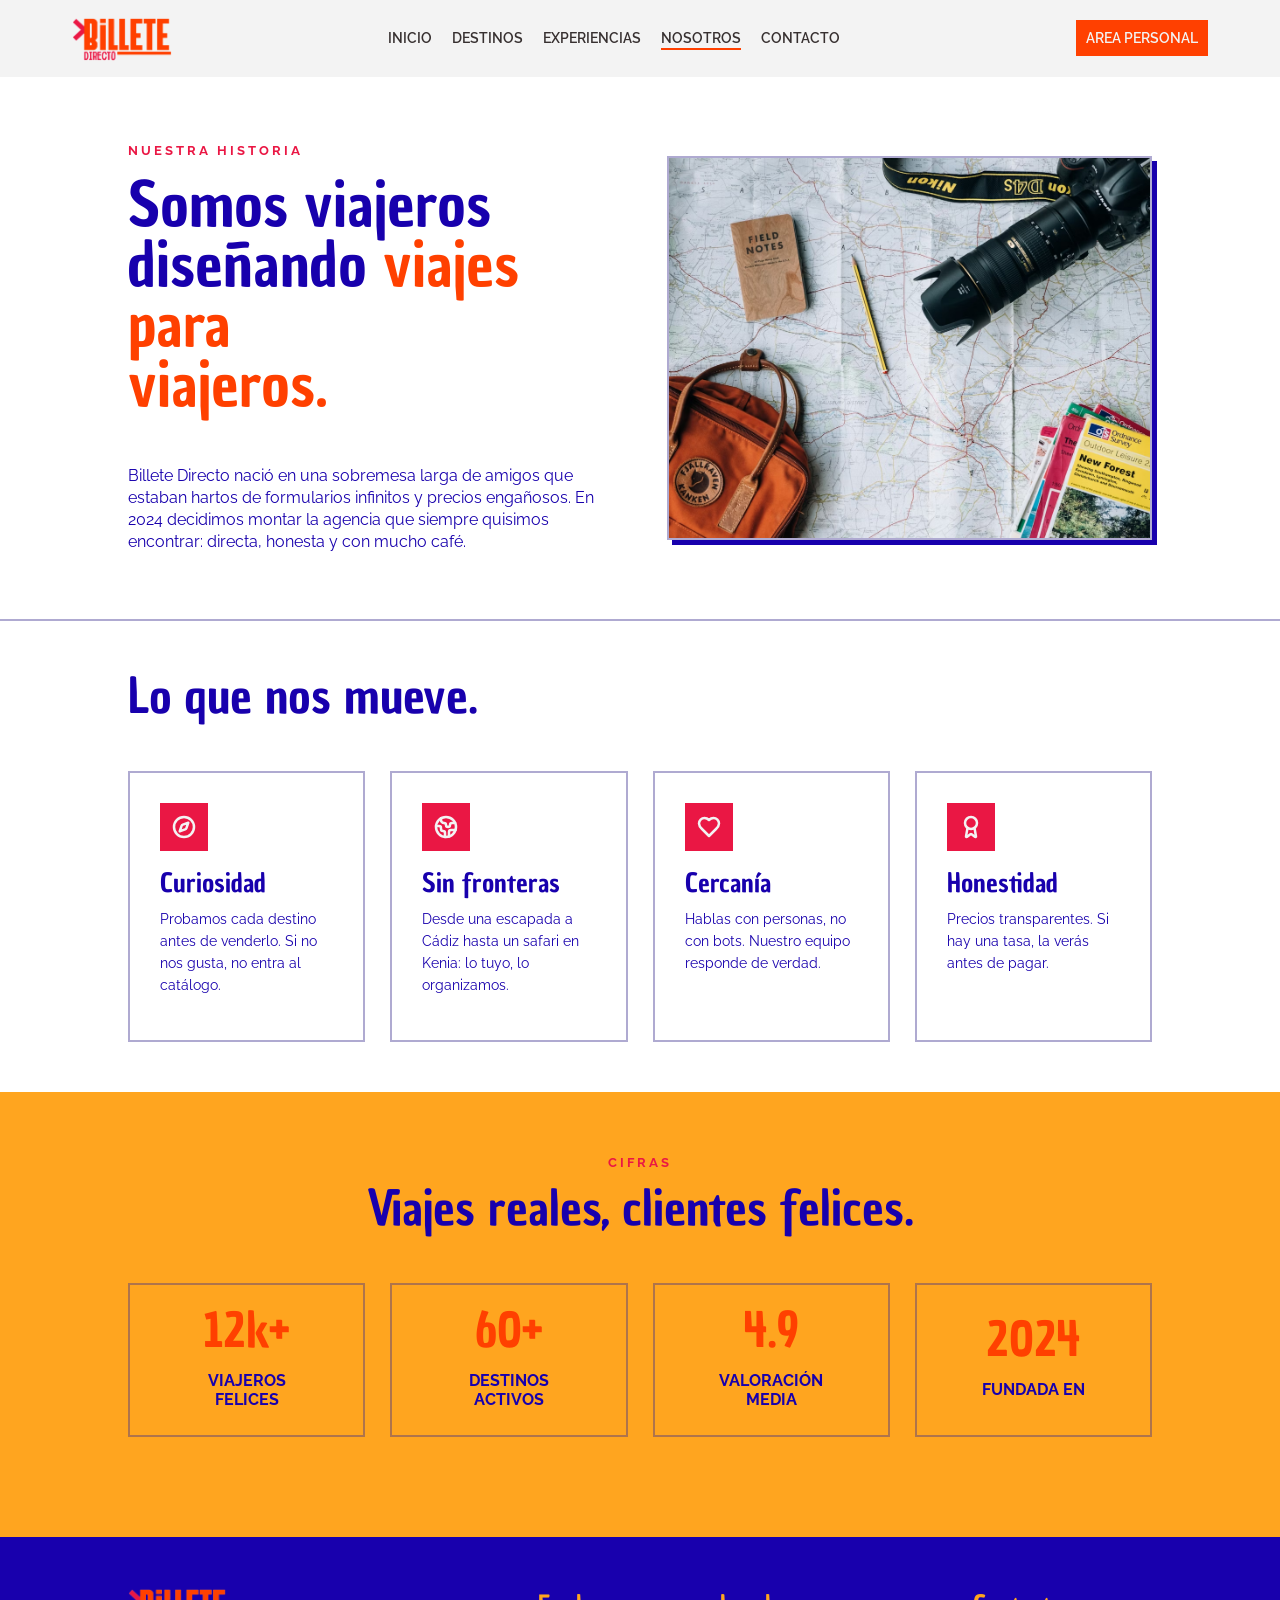
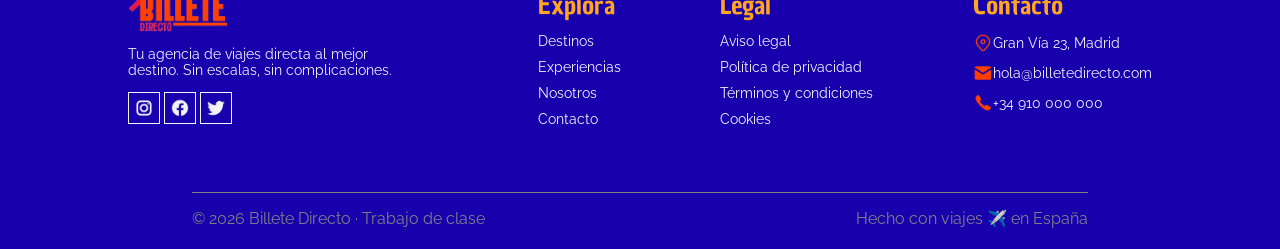
<file: nosotros.html>
<!DOCTYPE html>
<html lang="en">
<head>
    <meta charset="UTF-8">
    <meta name="viewport" content="width=device-width, initial-scale=1.0">
    <title>Nosotros</title>
    <link rel="stylesheet" href="styles.css">
    <link rel="stylesheet" href="stylesQuery.css">
</head>
<body>

    <header>
        <div class="header__contain">
            <img class="logo" src="/Images/logo_billeteDirecto.png" alt="">

            <div class="menu__hamburguesa" id="menu__icon">
                <img class="menu__hamburguesaImg" src="/Images/icons/menu-alt.svg" alt="Abrir menú">
            </div>

            <nav class="header__nav">
                <ul class="nav__container">
                    <li><a class="nav__text" href="index.html">INICIO</a></li>
                    <li><a class="nav__text" href="destinos.html">DESTINOS</a></li>
                    <li><a class="nav__text" href="experiencias.html">EXPERIENCIAS</a></li>
                    <li><a class="nav__text" href="nosotros.html">NOSOTROS</a></li>
                    <li><a class="nav__text" href="contacto.html">CONTACTO</a></li>
                    <li class="only-mobile">
                        <a class="button button--orange" href="registro.html">AREA PERSONAL</a>
                    </li>
                </ul>
            </nav>

            <a class="button button--orange button--movement button__mobile" href="registro.html">AREA PERSONAL</a>

        </div>

    </header>

    <section class="n-history hidden">

        <div class="n-history__container">

            <div class="n-history__text">

                <p class="tag">NUESTRA HISTORIA</p>

                <h1 class="n-history__title">Somos viajeros <br>diseñando <span class="n-history__titleColor">viajes para <br>viajeros.</span></h1>

                <p class="text__m">Billete Directo nació en una sobremesa larga de amigos que estaban hartos de formularios infinitos y precios engañosos. En 2024 decidimos montar la agencia que siempre quisimos encontrar: directa, honesta y con mucho café.</p>

            </div>

            <img class="n-history__img" src="./Images/photo-1488646953014-85cb44e25828.jpg" alt="Map of the world with elments of a journey">

        </div>
        
    </section>

    <section class="n-objectives hidden">

        <div class="n-objectives__container">

            <h2 class="subtitle">Lo que nos mueve.</h2>

            <div class="n-objectives__cards">

                <div class="n-objectives__card">

                    <svg class="n-objectives__icon"><path d="m16.24 7.76-1.804 5.411a2 2 0 0 1-1.265 1.265L7.76 16.24l1.804-5.411a2 2 0 0 1 1.265-1.265z"></path><circle cx="12" cy="12" r="10"></circle></svg>

                    <h3 class="heading">Curiosidad</h3>

                    <p>Probamos cada destino antes de venderlo. Si no nos gusta, no entra al catálogo.</p>

                </div>

                <div class="n-objectives__card">

                    <svg class="n-objectives__icon"><path d="M21.54 15H17a2 2 0 0 0-2 2v4.54"></path><path d="M7 3.34V5a3 3 0 0 0 3 3a2 2 0 0 1 2 2c0 1.1.9 2 2 2a2 2 0 0 0 2-2c0-1.1.9-2 2-2h3.17"></path><path d="M11 21.95V18a2 2 0 0 0-2-2a2 2 0 0 1-2-2v-1a2 2 0 0 0-2-2H2.05"></path><circle cx="12" cy="12" r="10"></circle></svg>

                    <h3 class="heading">Sin fronteras</h3>

                    <p>Desde una escapada a Cádiz hasta un safari en Kenia: lo tuyo, lo organizamos.</p>

                </div>

                <div class="n-objectives__card">

                    <svg class="n-objectives__icon"><path d="M19 14c1.49-1.46 3-3.21 3-5.5A5.5 5.5 0 0 0 16.5 3c-1.76 0-3 .5-4.5 2-1.5-1.5-2.74-2-4.5-2A5.5 5.5 0 0 0 2 8.5c0 2.3 1.5 4.05 3 5.5l7 7Z"></path></svg>

                    <h3 class="heading">Cercanía</h3>

                    <p>Hablas con personas, no con bots. Nuestro equipo responde de verdad.</p>

                </div>

                <div class="n-objectives__card">

                    <svg class="n-objectives__icon"><path d="m15.477 12.89 1.515 8.526a.5.5 0 0 1-.81.47l-3.58-2.687a1 1 0 0 0-1.197 0l-3.586 2.686a.5.5 0 0 1-.81-.469l1.514-8.526"></path><circle cx="12" cy="8" r="6"></circle></svg>

                    <h3 class="heading">Honestidad</h3>

                    <p>Precios transparentes. Si hay una tasa, la verás antes de pagar.</p>

                </div>

            </div>

        </div>

    </section>

    <section class="n-numbers hidden">

        <div class="n-numbers__container">

            <p class="tag">Cifras</p>

            <h2 class="subtitle txt--blue">Viajes reales, clientes felices.</h2>

            <div class="n-numbers__cards">

                <div class="n-numbers__card">

                    <h2 class="subtitle txt--orange">12k+</h2>

                    <p class="text__m txt--blue n-number__text">VIAJEROS FELICES</p>

                </div>

                <div class="n-numbers__card">

                    <h2 class="subtitle txt--orange">60+</h2>

                    <p class="text__m txt--blue n-number__text">DESTINOS ACTIVOS</p>

                </div>

                <div class="n-numbers__card">

                    <h2 class="subtitle txt--orange">4.9</h2>

                    <p class="text__m txt--blue n-number__text">VALORACIÓN MEDIA</p>

                </div>

                <div class="n-numbers__card">

                    <h2 class="subtitle txt--orange">2024</h2>

                    <p class="text__m txt--blue n-number__text">FUNDADA EN</p>

                </div>

            </div>

        </div>

    </section>

    <footer class="footer hidden">
        <div class="footer__top">
            <div class="footer__column">
                <img class="logo" src="/Images/logo_billeteDirecto.png" alt="Logotipo de Billete Directo">
                <p class="text--white">Tu agencia de viajes directa al mejor <br> destino. Sin escalas, sin
                    complicaciones.</p>
                <div class="footer__icons">
                    <img class="footer__icon footer__icon--media" src="Images/icons/instagram.png" alt="Logo Instagram">
                    <img class="footer__icon footer__icon--media" src="Images/icons/facebook.png" alt="Logo Facebook">
                    <img class="footer__icon footer__icon--media" src="Images/icons/twitter.png" alt="Logo Twitter">
                </div>
            </div>
            <div class="footer__info">
                <div class="footer__column">
                    <h3 class="heading heading--footer">Explora</h3>
                    <a href="" class="footer__link">Destinos</a>
                    <a href="" class="footer__link">Experiencias</a>
                    <a href="" class="footer__link">Nosotros</a>
                    <a href="" class="footer__link">Contacto</a>
                </div>
                <div class="footer__column">
                    <h3 class="heading heading--footer">Legal</h3>
                    <a href="" class="text__footer">Aviso legal</a>
                    <a href="" class="text__footer">Política de privacidad</a>
                    <a href="" class="text__footer">Términos y condiciones</a>
                    <a href="" class="text__footer">Cookies</a>
                </div>
                <div class="footer__column">
                    <h3 class="heading heading--footer">Contacto</h3>
                    <p class="text__footer">
                        <img class="footer__icon" src="/Images/icons/ubication.png" alt="Icono de ubicacion">
                        Gran Vía 23, Madrid
                    </p>
                    <p class="text__footer">
                        <img class="footer__icon" src="/Images/icons/mail.png" alt="Icono de correo electrónico">
                        hola@billetedirecto.com
                    </p>
                    <p class="text__footer">
                        <img class="footer__icon" src="/Images/icons/phone.png" alt="Icono de un teléfono">
                        +34 910 000 000
                    </p>
                </div>
            </div>
        </div>
        <div class="footer__bottom">
            <p class="text__m text__m--grey">© 2026 Billete Directo · Trabajo de clase</p>
            <p class="text__m text__m--grey">Hecho con viajes ✈️ en España</p>
        </div>
    </footer>

    <script src="script.js"></script>
    
</body>
</html>
</file>
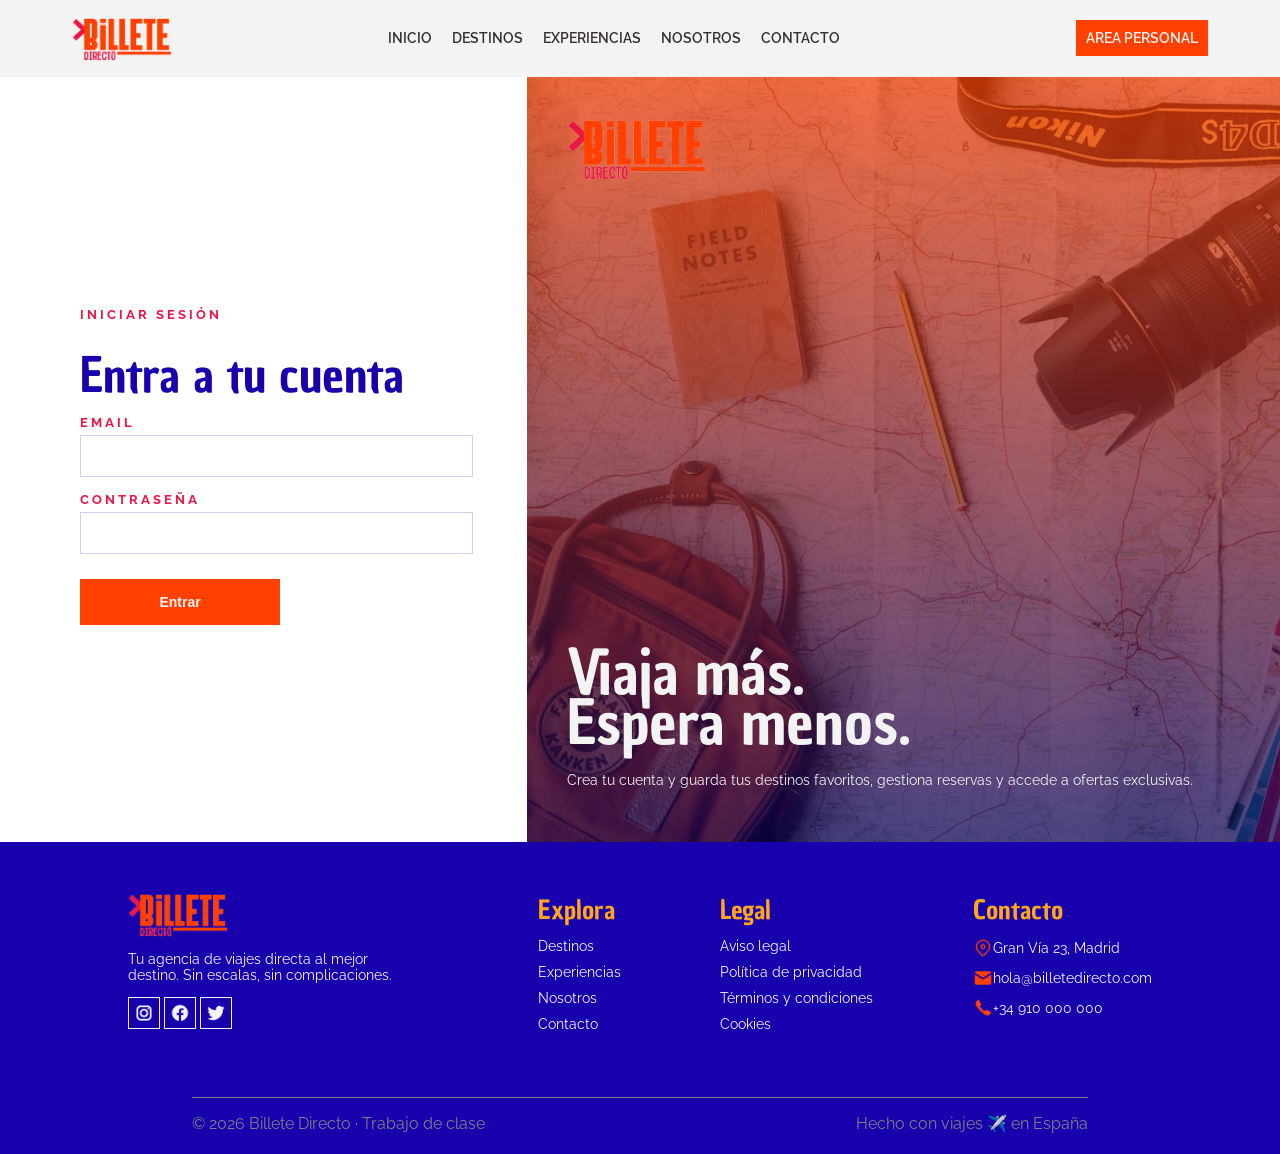
<file: registro.html>
<!DOCTYPE html>
<html lang="en">

<head>
    <meta charset="UTF-8">
    <meta name="viewport" content="width=device-width, initial-scale=1.0">
    <title>Register</title>
    <link rel="stylesheet" href="styles.css">
    <link rel="stylesheet" href="stylesQuery.css">
</head>

<body>
    <header>
        <div class="header__contain">
            <img class="logo" src="/Images/logo_billeteDirecto.png" alt="">

            <div class="menu__hamburguesa" id="menu__icon">
                <img class="menu__hamburguesaImg" src="/Images/icons/menu-alt.svg" alt="Abrir menú">
            </div>

            <nav class="header__nav">
                <ul class="nav__container">
                    <li><a class="nav__text" href="index.html">INICIO</a></li>
                    <li><a class="nav__text" href="destinos.html">DESTINOS</a></li>
                    <li><a class="nav__text" href="experiencias.html">EXPERIENCIAS</a></li>
                    <li><a class="nav__text" href="nosotros.html">NOSOTROS</a></li>
                    <li><a class="nav__text" href="contacto.html">CONTACTO</a></li>
                    <li class="only-mobile">
                        <a class="button button--orange" href="registro.html">AREA PERSONAL</a>
                    </li>
                </ul>
            </nav>

            <a class="button button--orange button--movement button__mobile" href="registro.html">AREA PERSONAL</a>

        </div>

    </header>
    <section class="l-log hidden">
        <form class="l-form" action="https://formsubmit.co/primerodedamxtart@gmail.com" method="POST">
            <p class="tag">Iniciar sesión</p>
            <h2 class="subtitle">Entra a tu cuenta</h2>
            <div class="l-form__row">
                <label class="l-form__field">
                    <span class="tag">Email</span>
                    <input type="email" class="l-form__input" name="email" required>
                </label>
            </div>
            <label class="l-form__field">
                <span class="tag">Contraseña</span>
                <input class="l-form__input" required>
            </label>
            <button type="submit" class="button button--orange">Entrar</button>
        </form>
        <div class="l-img">
            <img class="logo" src="Images/logo_billeteDirecto.png" alt="Logotipo de Billete Directo">
            <div class="l-img__content">
                <h1 class="title">Viaja más. <br>Espera menos.</h1>
                <p>Crea tu cuenta y guarda tus destinos favoritos, gestiona reservas y accede a ofertas exclusivas.</p>
            </div>
        </div>
    </section>
    <footer class="footer hidden">
        <div class="footer__top">
            <div class="footer__column">
                <img class="logo" src="/Images/logo_billeteDirecto.png" alt="Logotipo de Billete Directo">
                <p class="text--white">Tu agencia de viajes directa al mejor <br> destino. Sin escalas, sin
                    complicaciones.</p>
                <div class="footer__icons">
                    <img class="footer__icon footer__icon--media" src="Images/icons/instagram.png" alt="Logo Instagram">
                    <img class="footer__icon footer__icon--media" src="Images/icons/facebook.png" alt="Logo Facebook">
                    <img class="footer__icon footer__icon--media" src="Images/icons/twitter.png" alt="Logo Twitter">
                </div>
            </div>
            <div class="footer__info">
                <div class="footer__column">
                    <h3 class="heading heading--footer">Explora</h3>
                    <a href="" class="footer__link">Destinos</a>
                    <a href="" class="footer__link">Experiencias</a>
                    <a href="" class="footer__link">Nosotros</a>
                    <a href="" class="footer__link">Contacto</a>
                </div>
                <div class="footer__column">
                    <h3 class="heading heading--footer">Legal</h3>
                    <a href="" class="text__footer">Aviso legal</a>
                    <a href="" class="text__footer">Política de privacidad</a>
                    <a href="" class="text__footer">Términos y condiciones</a>
                    <a href="" class="text__footer">Cookies</a>
                </div>
                <div class="footer__column">
                    <h3 class="heading heading--footer">Contacto</h3>
                    <p class="text__footer">
                        <img class="footer__icon" src="/Images/icons/ubication.png" alt="Icono de ubicacion">
                        Gran Vía 23, Madrid
                    </p>
                    <p class="text__footer">
                        <img class="footer__icon" src="/Images/icons/mail.png" alt="Icono de correo electrónico">
                        hola@billetedirecto.com
                    </p>
                    <p class="text__footer">
                        <img class="footer__icon" src="/Images/icons/phone.png" alt="Icono de un teléfono">
                        +34 910 000 000
                    </p>
                </div>
            </div>
        </div>
        <div class="footer__bottom">
            <p class="text__m text__m--grey">© 2026 Billete Directo · Trabajo de clase</p>
            <p class="text__m text__m--grey">Hecho con viajes ✈️ en España</p>
        </div>
    </footer>
    <script src="script.js"></script>
</body>

</html>
</file>
<file: styles.css>
@import url('https://fonts.googleapis.com/css2?family=Chau+Philomene+One&family=Raleway:ital,wght@0,100..900;1,100..900&display=swap');

:root {
    --font_title: "Chau Philomene One", sans-serif;
    --font_text: "Raleway", sans-serif;
    --color_primary: #ea1744;
    --color_secondary: #ff4000;
    --color_tertiary: #ffa51f;
    --color_fourth: #1800ad;
    /* usado en el prototipo 0B0054 */
    --color_black: rgb(55, 48, 48);
    --color_white: rgb(243, 243, 243);
    --color_contrast: rgb(57, 44, 140, 0.4);
}

body {
    margin: 0;
    padding: 0;
    font-family: var(--font_text);
    font-size: 14px;
    overflow-x: hidden;
    color: var(--color_fourth);
}

/* #region ELEMENTS */

.logo {
    width: 100px;
    height: auto;
}

.button {
    color: var(--color_white);
    padding: 10px;
    display: inline-block;
    transition: transform 0.3s ease;
    font-weight: 600;
    font-size: 14px;
}

.button--orange {
    background-color: var(--color_secondary);
}

.button--orange:hover {
    background-color: var(--color_primary);
}

.button--white {
    background-color: rgba(0, 0, 0, 0);
    border: 1px solid var(--color_white);
}

.button--white:hover {
    background-color: var(--color_primary);
}

.button--blue {
    background-color: var(--color_fourth);
}

.button--blue:hover {
    background-color: var(--color_secondary);
}

.button--movement:hover {
    transform: translateY(-3px);
}

.button--experiences {
    display: flex;
    justify-content: center;
    align-items: center;
    font-weight: bold;
    padding: 10px;
    padding-left: 30px;
    padding-right: 30px;
    letter-spacing: 3px;
}

/* Esto hay que revisarlo porque es para darle color a la barra de desplazamiento lateral pero por ahora no funciona */
::-webkit-scrollbar {
    width: 10px;
}

::-webkit-scrollbar-thumb {
    background-color: var(--color_fourth);
    border-radius: 0;
}

::-webkit-scrollbar-thumb:hover {
    background-color: var(--color_secondary);
}

::-webkit-scrollbar-track {
    background-color: #fdfbf7;
}

/* #endregion */

/* #region TEXT*/

a {
    text-decoration: none;
}

ul,
nav {
    list-style: none;
}

ul,
nav {
    list-style: none;
}

h1 {
    font-family: var(--font_title);
    color: var(--color_fourth);
    font-size: 3.8rem;
    line-height: 50px;
    font-weight: 500;
}

h2 {
    font-family: var(--font_title);
    font-size: 3rem;
    line-height: 50px;
    font-weight: 500;
}

h3 {
    font-family: var(--font_title);
    font-size: 26px;
    font-weight: 500;
}

.tag {
    color: var(--color_primary);
    font-family: var(--font_text);
    text-transform: uppercase;
    font-weight: 700;
    letter-spacing: 3px;
    font-size: 0.8rem;
}

.tag--background{
    color: var(--color_fourth);
    background-color: var(--color_tertiary);
    display: inline-block;
    padding: 5px 15px;
}

.subtitle {
    margin: 0;
}

.heading {
    margin: 0px;
}

.heading--footer {
    color: var(--color_tertiary);
    margin-bottom: 10px;
    margin-top: 0px;
}

.heading--small{
    font-size: 20px !important;
}

.heading--small{
    font-size: 20px !important;
}

.text__m {
    font-size: 16px;
}

.text__m--experiences {
    text-align: center;
    margin-bottom: 30px;
}

.text__m--grey {
    color: rgb(128, 127, 134);
}

.txt--orange {
    color: var(--color_secondary);
}

.txt--white {
    color: var(--color_white);
}

.txt--yellow {
    color: var(--color_tertiary);
}

/* #endregion */

/* #region ---------------------------------HEADER-------------------------------- */

header {
    align-items: center;
    background-color: var(--color_white);
    width: 100%;
    position: sticky;
    top: 0;
    z-index: 1000;
    margin: 0;
}

.header__contain {
    display: flex;
    align-items: center;
    justify-content: space-between;
    padding: 1rem 2rem;
    max-width: 1200px;
    margin: 0 auto;
    box-sizing: border-box;
    position: relative;
}

.header__nav {
    display: flex;
    justify-content: flex-end;
    margin-right: 20px;
}

.nav__container {
    display: flex;
    justify-content: center;
    align-items: center;
    margin: 0;
    padding: 0;
    gap: 20px;
    list-style: none;

}

.nav__text {
    color: var(--color_black);
    font-family: var(--font_text);
    font-weight: 600;
    font-size: 14px;
    padding-bottom: 2px;
    border-bottom: 2px solid transparent;
}

.nav__text:hover,
.nav__text.active {
    border-bottom: 2px solid var(--color_secondary);

}

.menu__hamburguesa {
    display: none;
    cursor: pointer;
}

.menu__hamburguesaImg {
    width: 30px;
}


.only-mobile {
    display: none;

}

.button__mobile{
    display: inline-block;
    white-space: nowrap;
    z-index: 1010;
}

/* #endregion */

/* #region ---------------------------------FOOTER-------------------------------- */

.footer {
    width: 100%;
    background-color: var(--color_fourth);
    display: flex;
    flex-direction: column;
    justify-content: space-between;
    align-items: center;
    color: var(--color_white);
}

.footer__top {
    width: 80%;
    display: flex;
    justify-content: center;
    align-items:start;
    gap: 5%;
    justify-content: space-between;
    align-items: start;
    margin: 50px;
}

.footer__info{
    width: max-content;
    min-width: 60%;
    display: flex;
    justify-content: space-between;
    align-items:start;
    margin: 0px;
}

.footer__column{
    display: flex;
    flex-direction: column;
}

.footer__bottom {
    width: 70%;
    display: flex;
    justify-content: space-between;
    align-items: center;
    margin: 5px;
    border-top: 1px solid rgb(128, 127, 134);
}

.footer__icon {
    width: 20px;
    padding: 0px;
}

.footer__icon--media {
    border: 1px solid var(--color_white);
    padding: 5px;
}

.footer__icon--media:hover {
    background-color: var(--color_secondary);
}

.footer__link {
    color: var(--color_white);
    margin-bottom: 10px;
}

.footer__link:hover {
    color: var(--color_tertiary);
}

.text__footer {
    color: var(--color_white);
    margin: 0px;
    margin-bottom: 10px;
    display: flex;
    align-items: center;
}

/* #endregion */

/* #region -------------------------PAGINA DE EXPERIENCIAS------------------------- */

.e-title{
    margin-top: 5px;
    margin-bottom: 15px;
}

.e-hero{
    display: flex;
    flex-direction: column;
    width: 100%;
    justify-content: center;
    align-items: center;
}

.e-hero__container{
    display: flex;
    flex-direction: column;
    width: 80%;
    justify-content: center;
    margin-top: 60px;
    border-bottom: 1px solid var(--color_fourth);
}

.e-hero__text{
    margin-bottom: 40px;
}

.e-experiences{
    display: flex;
    flex-direction: column;
    width: 100%;
    justify-content: center;
    align-items: center;
    padding-bottom: 85px;
}

.nacional{
    background-color: var(--color_tertiary);

}

.e-experiencres__container{
    display: flex;
    flex-direction: column;
    width: 80%;
    justify-content: center;
}

.e-experiencres__container .txt--blue{
    margin-bottom: 0;
}

.e-experiencres__container .txt--orange{
    margin-bottom: 0;
}

.card.card__row{
    display: flex;
    flex-direction: row;
    height: 100%;
    min-height: 220px;
    cursor: pointer;
    margin-top: 0;
}

.card:hover {
    transform: translateY(-10px);
    box-shadow: 0 10px 20px rgba(0,0,0,0.1);
}

.card__row .card__img {
    width: 45%;
    height: 100%;
    object-fit: cover;
}

.card__row .card__texts {
    padding: 20px;
    display: flex;
    flex-direction: column;
    justify-content: space-between;
    flex: 1;
    min-width: 0;
    overflow: hidden;
    width: 100%;

}

.card__row .card__title {
    margin: 0;
}

.card__row .card__text2 {
    margin: 5px 0;
    max-width: 100%;
}

.card__divider--short {
    margin: 15px 0;
    max-width: 100%;
}

.card__footer {
    display: flex;
    justify-content: space-between;
    align-items: center;
}

.e-experiences .offers__cards {
    display: grid;
    grid-template-columns: repeat(2, 1fr);
    grid-auto-rows: 1fr;
    gap: 30px;
    padding: 20px 0;
}

/* #endregion */

/* #region ---------------------------------HOME - NOEMI------------------------------------ */

.hero{
    height: 40rem;
    background-image: 
        linear-gradient(to right, rgba(29, 29, 111, 0.8) 0%, rgba(29, 29, 119, 0.3) 50%, transparent 100%), 
        url('https://images.unsplash.com/photo-1469854523086-cc02fe5d8800?auto=format&fit=crop&w=1800&q=80');
    background-size: cover;
    background-position: center;
    display: flex;
    flex-direction: column;
    justify-content: center;

}

.hero__container{
    margin-left: 10%;
    
}

.search__container {
    display: flex;
    align-items: flex-end;
    background-color: var(--color_white);
    width: fit-content;
    gap: 20px;
    padding: 15px;
    border: 2px solid var(--color_contrast);
    box-shadow: 6px 6px 0 var(--color_fourth);
    
}

.hero__actions{
    display: flex;
    gap: 20px;
    margin: 30px 0;
    align-items: center;
}

.hero__button{
    display: inline-flex;
    align-items: center;
    justify-content: center;
    text-align: center;
    height: 50px;
    padding: 0 30px;
}

.content{
    display: flex;
    gap: 15px;
}

.content__field {
    display: flex;
    flex-direction: column;
    gap: 5px;
}

.content__input {
    width: 250px;
    padding: 10px;
    border: 1px solid rgba(24, 0, 173, 0.2);
    font-family: var(--font_text);
    outline: none;
}

.search__icon {
    width: 14px;
    height: 14px;
}


/* #endregion */

/* #region ---------------------------------HOME - ALEJANDRO-------------------------------- */
.destinations {
    display: flex;
    flex-direction: column;
    align-items: center;
    justify-content: center;
    width: 100%;
    margin-top: 100px;
}

.destinations__container {
    display: flex;
    flex-direction: column;
    width: 80%;
    gap: 5px;
}

.destinations__top {
    display: flex;
    justify-content: space-between;
    align-items: end;
}

.destinations__button {
    font-family: var(--font_text);
    background-color: transparent;
    font-size: 0.9rem;
    font-weight: 700;
    border: none;
    letter-spacing: 2px;
    display: flex;
    align-items: center;
    justify-content: center;
    gap: 10px;
    color: var(--color_fourth);
    transition: 0.2s;
}

.destinations__button:hover{
    color: var(--color_secondary);
}

.destinations__button:hover .destinations__arrow{
    transform: translateX(-5px);
}

.destinations__arrow {
    width: 24px;
    height: 24px;
    fill: none;
    stroke: currentColor;
    stroke-width: 2;
    transition: 0.2s;
}

.destinations__cards {
    display: grid;
    grid-template-columns: repeat(3, 1fr);
    gap: 30px;
    width: 100%;
    margin: 50px 0 100px;
}

.card {
    border: 2px solid var(--color_contrast);
    transition: transform 0.3s ease, box-shadow 0.3s ease;
    width: 100%;
    background-color: white;
    position: relative;
}

.card--padding {
    padding: 20px;
}

.card__img {
    width: 100%;
    height: 250px;
    object-fit: cover;
}

.card__texts {
    padding: 5px 25px;
}

.card__text {
    letter-spacing: 1px;
    font-size: 0.83rem;
    margin-bottom: -25px;
}

.card__text2 {
    font-size: 0.9rem;
    margin-top: -20px;
}

.card__price {
    display: flex;
    justify-content: space-between;
    align-items: center;
    padding: 0 25px;
    height: 80px;
}

.card__text--price {
    color: rgb(153, 153, 153);
    margin: 0;
}

.card__priceText {
    color: var(--color_secondary);
    font-family: var(--font_title);
    font-size: 1.5rem;
    margin: 0;
}

.card__divider {
    border: none;
    border-top: 1px solid var(--color_contrast);
    margin: 0;
    width: 90%;
    margin-left: 25px;
}

.card__tag {
    background-color: var(--color_secondary);
    color: white;
    padding: 6px 12px;
    letter-spacing: 2px;
    font-size: 0.75rem;
    margin-bottom: -25px;
    font-weight: 600;
    width: fit-content;
    position: absolute; 
    top: 20px;       
    left: 20px;
}

.card__tag--rating {
    background-color: white;
    font-weight: 800;
    bottom: 50px;
    color: var(--color_fourth);
    left: auto;  
    top: 200px;       /* Desactiva el left del tag base */
    right: 20px;
    height: 15px;
}

.tag--color {
    color: var(--color_tertiary);
}

.subtitle--color {
    color: var(--color_white);
}

.offers {
    background:
        radial-gradient(circle at top right, rgba(234, 23, 68, 0.55), transparent 20%),
        radial-gradient(circle at bottom left, rgba(255, 64, 0, 0.55), transparent 20%),
        var(--color_fourth);
    width: 100%;
    display: flex;
    flex-direction: column;
    align-items: center;
    padding: 100px 0 90px;
}

.offers__container {
    width: 80%;
    display: flex;
    flex-direction: column;
}

.offers__cards {
    display: grid;
    grid-template-columns: repeat(3, 1fr);
    gap: 30px;
    width: 100%;
    margin-top: 50px;
    align-items: center;
    justify-content: center;
}

.card__price--offers {
    margin-bottom: 15px;
    height: 50px;
}

.card__priceText--offers {
    font-size: 2rem;
}


.card__tag--offers {
    background-color: var(--color_primary);
    font-size: 1.3rem;
    letter-spacing: 0;
    padding: 7px 10px;
}

.card__priceCross{
    text-decoration: line-through;
    color: rgb(153, 153, 153);
    font-size: 1rem;
}

.card__title{
    margin: 0px 0 25px;
}

/* #endregion */

/* #region ---------------------------------HOME - LAURA------------------------------------ */

.travel {
    width: 100%;
    display: flex;
    flex-direction: column;
    align-items: center;
    margin-bottom: 40px;
}

.travel__container {
    width: 80%;
}

.travel__items {
    display: flex;
    justify-content: space-between;
    align-items: center;
    gap: 20px;
    margin: 20px;
    margin-top: 40px;
}

.travel__icon {
    width: 25px;
    background-color: var(--color_secondary);
    padding: 15px;
    margin-bottom: 10px;
}

.experiences {
    width: 100%;
    background-color: var(--color_tertiary);
    display: flex;
    flex-direction: column;
    justify-content: center;
    align-items: center;
    padding-top: 90px;
    padding-bottom: 90px;
}

/* #endregion */

/* #region --------------------------------- CONTACTO -------------------------------- */

.c-title{
    width: 80%;
    margin: 60px auto 30px auto;
    justify-content: center;
    align-items: center;
    border-bottom: 2px solid var(--color_contrast);
}

.c-content{
    width: 80%;
    margin: 60px auto 30px auto;
    display: flex;
    justify-content: center;
    align-items: flex-start;
    gap: 50px;
}

.c-content__info {
    width: 50%;
    display: flex;
    flex-direction: column;
    gap: 20px;
}

.c-content__info .heading {
    margin-bottom: 0px;
    margin-top: 0px;
}

.c-content__info .tag {
    margin-bottom: 0px;
}

.c-content__info .text__m {
    margin-bottom: 0px;
    margin-top: 0px;
}

.c-content__list {
    margin-top: 10px;
}

.c-content__form {
    width: 40%;
    display: flex;
    flex-direction: column;
    gap: 10px;
    padding: 35px;
    border: 2px solid var(--color_contrast);
    box-shadow: 6px 6px 0 var(--color_fourth);
}

.c-content__form .heading {
    margin-bottom: 0px;
}

.c-content__form .text__m {
    margin-top: 0px;
    margin-bottom: 10px;
}

.c-content__field {
    min-width: 0;
    gap: 3px;
}

.c-content__list {
    display: flex;
    flex-direction: column;
    gap: 15px;
    padding: 0;
}

.c-content__item {
    display: flex;
    align-items: flex-start;
    gap: 15px;
    border: 1px solid rgba(24, 0, 173, 0.2);
    padding: 15px;
}

.c-content__icon {
    width: 20px;
    padding: 10px;
    background-color: var(--color_secondary);
    flex-shrink: 0;
}

.c-content__details {
    display: flex;
    flex-direction: column;
}

.c-content__map iframe {
    width: 100%;
    height: 250px;
    border: none;
}

.c-content__row {
    display: flex;
    gap: 15px;
}

.c-content__field {
    display: flex;
    flex-direction: column;
    width: 100%;
    gap: 5px;
}

.c-content__input,
.c-content__textarea {
    min-width: 0;
    padding: 10px;
    border: 1px solid rgba(24, 0, 173, 0.2);
    font-family: var(--font_text);
}

.c-content__textarea {
    resize: none;
}

.c-content__form .button {
    border: 0px;
    margin-top: 10px;
    padding: 15px;
    width: fit-content;
    text-transform: uppercase;
}

/* #endregion*/

/* #region --------------------------------- DESTINOS -------------------------------- */

.main__form {
    background: url(Images/fondoForm.jpg) no-repeat center center fixed;
    background-size: cover;
    display: flex;
    justify-content: center;
    align-items: center;
    min-height: 100%;
    width: 100%;
    box-sizing: border-box;
    padding: 70px 20px;
}

.form {
    background-color: white;
    padding: 40px;
    border: 2px solid var(--color_contrast);
    box-shadow: 0 10px 30px rgba(0,0,0,0.1);
    max-width: 900px;
    width: 100%;
    margin: 0 auto;
    box-sizing: border-box; 
}

.destination__grid {
    display: grid;
    grid-template-columns: repeat(4, 1fr); 
    gap: 20px; 
    margin-bottom: 30px;
}

.destination__input {
    text-align: center;
}

.destination__input label {
    display: block;
    font-size: 14px;
    font-weight: bold;
    color: #333;
    margin-bottom: 12px;
}

.destination__input-wrap input {
    width: 100%;
    padding: 12px;
    border: 1px solid #ddd;
    border-radius: 10px;
    font-size: 14px;
    outline: none;
    text-align: center;
    box-sizing: border-box; 
}

.form__action {
    display: flex;
    justify-content: center;
}

.button__search {
    background-color: var(--color_secondary);
    color: white;
    border: none;
    padding: 15px 60px;
    font-size: 18px;
    font-weight: bold;
    cursor: pointer;
}

.button__search:hover {
    background-color: var(--color_primary);
}

/* #endregion*/

/* #region --------------------------------- LOG IN -------------------------------- */

.l-log {
    width: 100%;
    min-height: 85vh;
    display: flex;
}

.l-form {
    width: 30%;
    display: flex;
    flex-direction: column;
    justify-content: center;
    padding: 60px 80px;
    gap: 15px;
}

.l-form__row {
    display: flex;
    gap: 15px;
}

.l-form__field {
    display: flex;
    flex-direction: column;
    gap: 5px;
    width: 100%;
}

.l-form__input {
    width: 100%;
    padding: 12px;
    border: 1px solid rgba(24, 0, 173, 0.2);
    font-family: var(--font_text);
}

.l-form .button {
    margin-top: 10px;
    width: fit-content;
    min-width: 200px;
    padding: 15px;
    justify-content: center;
    border: 0px;
}

.l-img {
    width: 55%;
    background:
    linear-gradient(
        to bottom,
        rgba(255, 64, 0, 0.7),
        rgba(11, 0, 84, 0.7)
    ),
    url(Images/photo-1488646953014-85cb44e25828.jpg);
    background-repeat: no-repeat;
    background-size: cover;
    display: flex;
    flex-direction: column;
    justify-content: space-between;
    align-items:flex-start;
    padding: 40px;
    gap: 20px;
}

/*
absolute inset-0 bg-gradient-to-b from-[#FF4000]/70 to-[#0B0054]/70
*/

.l-img__content{
    display: flex;
    flex-direction: column;
    gap: 10px;
}

.l-img .logo {
    width: 140px;
}

.l-img .title {
    margin: 0;
    color: var(--color_white);
}

.l-img p {
    color: var(--color_white);
}

/* #endregion */


/* #region ----- NOSOTROS ----- */

.n-history{
    display: flex;
    width: 100%;
    align-items: center;
    justify-content: center;
    border-bottom: 2px solid var(--color_contrast);
}

.n-history__container{
    display: flex;
    flex-direction: row;
    width: 80%;
    align-items: center;
    justify-content: space-between;
    padding: 50px 0;
    gap: 50px;
}

.n-history__text{
    line-height: 22px;
    width: 60%;
}

.n-history__title{
    line-height: 60px;
    margin-top: 5px;
}

.n-history__titleColor {
    color: var(--color_secondary);
}

.n-history__img{
    height: 380px;
    object-fit: cover;
    width: 50%;
    border: 2px solid var(--color_contrast);
    box-shadow: 5px 5px var(--color_fourth);
}

.n-objectives{
    display: flex;
    width: 100%;
    align-items: center;
    justify-content: center;
}

.n-objectives__container{
    padding: 50px;
    display: flex;
    flex-direction: column;
    width: 80%;
    justify-content: center;
}

.n-objectives__cards{
    display: grid;
    grid-template-columns: repeat(4, 1fr);
    margin-top: 50px;
    gap: 25px;
}

.n-objectives__card{
    border: 2px solid var(--color_contrast);
    padding: 30px;
    line-height: 22px;
}

.n-objectives__icon{
    width: 24px;
    height: 24px;
    fill: none;
    background-color: var(--color_primary);
    stroke: var(--color_white);
    stroke-width: 2.5;
    stroke-linecap: round; 
    stroke-linejoin: round;
    padding: 12px;
    margin-bottom: 15px;
}

.n-numbers{
    display: flex;
    align-items: center;
    justify-content: center;
    width: 100%;
    background-color: var(--color_tertiary);
    padding: 50px 0;
}

.n-numbers__container{
    display: flex;
    flex-direction: column;
    align-items: center;
    justify-content: center;
    width: 80%;
    text-align: center;
}

.n-numbers__cards{
    display: grid;
    grid-template-columns: repeat(4, 1fr);
    gap: 25px;
    padding: 50px 0;
}

.n-numbers__card{
    display: flex;
    align-items: center;
    justify-content: center;
    flex-direction: column;
    padding: 20px 55px 10px;
    border: 2px solid var(--color_contrast);
}

.n-number__text{
    font-weight: 700;
}

/* #endregion */

/* #region ----- NOSOTROS ----- */

.n-history{
    display: flex;
    width: 100%;
    align-items: center;
    justify-content: center;
    border-bottom: 2px solid var(--color_contrast);
}

.n-history__container{
    display: flex;
    flex-direction: row;
    width: 80%;
    align-items: center;
    justify-content: space-between;
    padding: 50px 0;
}

.n-history__text{
    line-height: 22px;
}

.n-history__title{
    line-height: 60px;
    margin-top: 5px;
}

.n-history__titleColor {
    color: var(--color_secondary);
}

.n-history__img{
    height: 380px;
    object-fit: cover;
    width: 50%;
    border: 2px solid var(--color_contrast);
    box-shadow: 5px 5px var(--color_fourth);
}

.n-objectives{
    display: flex;
    width: 100%;
    align-items: center;
    justify-content: center;
}

.n-objectives__container{
    padding: 50px;
    display: flex;
    flex-direction: column;
    width: 80%;
    justify-content: center;
}

.n-objectives__cards{
    display: grid;
    grid-template-columns: repeat(4, 1fr);
    margin-top: 50px;
    gap: 25px;
}

.n-objectives__card{
    border: 2px solid var(--color_contrast);
    padding: 30px;
    line-height: 22px;
}

.n-objectives__icon{
    width: 24px;
    height: 24px;
    fill: none;
    background-color: var(--color_primary);
    stroke: var(--color_white);
    stroke-width: 2.5;
    stroke-linecap: round; 
    stroke-linejoin: round;
    padding: 12px;
    margin-bottom: 15px;
}

.n-numbers{
    display: flex;
    align-items: center;
    justify-content: center;
    width: 100%;
    background-color: var(--color_tertiary);
    padding: 50px 0;
}

.n-numbers__container{
    display: flex;
    flex-direction: column;
    align-items: center;
    justify-content: center;
    width: 80%;
    text-align: center;
}

.n-numbers__cards{
    display: grid;
    grid-template-columns: repeat(4, 1fr);
    gap: 25px;
    padding: 50px 0;
}

.n-numbers__card{
    display: flex;
    align-items: center;
    justify-content: center;
    flex-direction: column;
    padding: 20px 55px 10px;
    border: 2px solid var(--color_contrast);
}

.n-number__text{
    font-weight: 700;
}

/* #endregion */


.hidden {
    opacity: 0;
    transform: translateY(40px);
    transition:
        opacity 0.8s ease,
        transform 0.8s ease;
}

.show {
    opacity: 1;
    transform: translateY(0);
}
</file>
<file: stylesQuery.css>
@media (max-width:1080px) {

    /* #region --- EXPERIENCIAS ---- */

    .e-hero__container,
    .e-experiencres__container {
        width: 90%;
    }

    .e-experiences .offers__cards {
        grid-template-columns: 1fr;
    }

    /* #endregion */
}

@media (max-width: 1024px) {

    /* #region ----- DESTINOS ----- */

    .destination__grid {
        grid-template-columns: repeat(2, 1fr);
    }
}

@media (max-width: 900px) {

    /* #region -----MENU HAMBURGUESA----- */

    .menu__hamburguesa {
        display: block;
    }

    .header__nav {
        display: none;
        position: absolute;
        top: 70px;
        left: 0;
        width: 100%;
        background-color: var(--color_white);
        box-shadow: 0 10px 15px rgba(0, 0, 0, 0.1);
        z-index: 100;
    }

    .header__nav.show {
        display: flex;
    }

    .nav__container {
        flex-direction: column;
        width: 100%;
        padding: 20px 0;
        gap: 15px;
    }

    .button__mobile {
        display: none;
    }

    .only-mobile {
        display: block;
        width: 100%;
        text-align: center;
        margin-top: 10px;
    }

    .button:hover {
        transform: inherit;
    }

    /* #endregion */

    /* #region -----FOOTER----- */

    .footer__top {
        flex-direction: column;
        align-items: center;
    }

    .footer__info {
        width: 100%;
        min-width: auto;
        justify-content: space-between;
        gap: 30px;
        flex-wrap: wrap;
        margin-top: 20px;
        margin-bottom: 0px;
    }

    .footer__bottom {
        gap: 15px;
    }

    /* #endregion*/

    /* #region ----- HOME - ALEJANDRO ----- */

    .destinations__cards {
        grid-template-columns: repeat(2, 1fr);
    }

    /* #endregion */

    /* #region -----HOME - NOEMI ---- */

    .content__input {
        width: 180px;
    }

    /* #endregion */

    /* #region ----- NOSOTROS ----- */

    .n-history__container {
        flex-direction: column;
    }

    .n-history__img {
        width: 80%;
    }

    .n-objectives__cards {
        grid-template-columns: repeat(2, 1fr);
    }

    .n-numbers__cards {
        grid-template-columns: repeat(2, 1fr);
    }

    /* #endregion */

}

@media (max-width:700px) {

    /* #region -----HOME - NOEMI ---- */

    .hero__container {
        margin-top: 1rem;

    }

    .content {
        flex-direction: column;
    }

    .hero__actions {
        flex-direction: column;
        align-items: flex-start;
    }

    .hero__button {
        width: 170px;

    }

    .search__container {
        flex-direction: column;
        align-items: center;
        margin-bottom: 3rem;
    }

    .hero {
        height: auto;
    }

    /* #endregion */

    /* #region -----FOOTER----- */

    .footer__top {
        margin: 30px 20;
        gap: 30px;
    }

    /* #endregion */

    /* #region ----- HOME - ALEJANDRO ----- */

    .destinations__cards {
        grid-template-columns: repeat(1, 1fr);
    }

    .offers__cards {
        grid-template-columns: repeat(1, 1fr);
    }

    .destinations__top {
        flex-direction: column;
        align-items: start;
        justify-content: start;
        gap: 20px;
    }

    /* #endregion */

    /* #region -----CONTACT----- */

    .c-title,
    .c-content {
        width: 90%;
    }

    .c-content {
        flex-direction: column;
        justify-content: center;
        align-items: center;
        gap: 40px;
    }

    .c-content__info,
    .c-content__form {
        width: 80%;
    }

    .c-content__row {
        flex-direction: column;
    }

    /* #endregion*/

    /* #region -----LOG IN----- */

    .l-log {
        flex-direction: column;
        overflow-x: hidden;
    }

    .l-form {
        width: 80%;
    }

    .l-form__input {
        width: 80%;
    }

    .l-img {
        display: none;
    }

    /* #endregion */

}

@media (max-width: 768px) {
    .main__form {
        padding: 40px 15px;
    }

    .form {
        padding: 25px 15px;
    }

    .destination__grid {
        grid-template-columns: 1fr;
        gap: 15px;
    }

    .button__search {
        width: 100%;
        padding: 15px 0;
    }
    /* #endregion */
}

@media (max-width:600px) {

    /* #region -----HOME - NOEMI ---- */

    .hero__container br {
        display: none;
    }

    /* #endregion */

    /* #region ----- HOME - LAURA ----- */

    .travel__items {
        flex-direction: column;
        gap: 20px;
    }

    .travel__items .card {
        display: grid;
        grid-template-columns: auto 1fr;
        column-gap: 15px;
        row-gap: 8px;
        align-items: start;
    }

    .travel__icon {
        width: 22px;
        padding: 12px;
        margin-bottom: 12px;
        grid-row: 1 / 3;
        margin: 0;
    }

    .travel__items .card h3 {
        grid-column: 2;
        margin: 0;
    }

    .travel__items .card p {
        grid-column: 2;
        margin: 0;
    }

    .subtitle {
        font-size: 2rem;
        line-height: 38px;
    }

    .heading {
        font-size: 22px;
    }

    .text__m {
        font-size: 15px;
        line-height: 24px;
    }

    /* #endregion */

    /* #region ----- NOSOTROS ----- */

    .n-objectives__cards {
        grid-template-columns: repeat(1, 1fr);
    }

    .n-numbers__cards {
        grid-template-columns: repeat(1, 1fr);
    }

    /* #endregion */

    /* #region --- EXPERIENCIAS ---- */

    .card.card__row {
        flex-direction: column;
        height: auto;
    }

    .card__row .card__img {
        width: 100%;
        height: 200px;
    }

    .card__row .card__texts {
        width: 90%;
    }

    .card__price-container {
        display: flex;
        align-items: center;
        gap: 10px;
    }

    .card:hover {
        transform: none;
    }

    /* #endregion */

}
</file>
